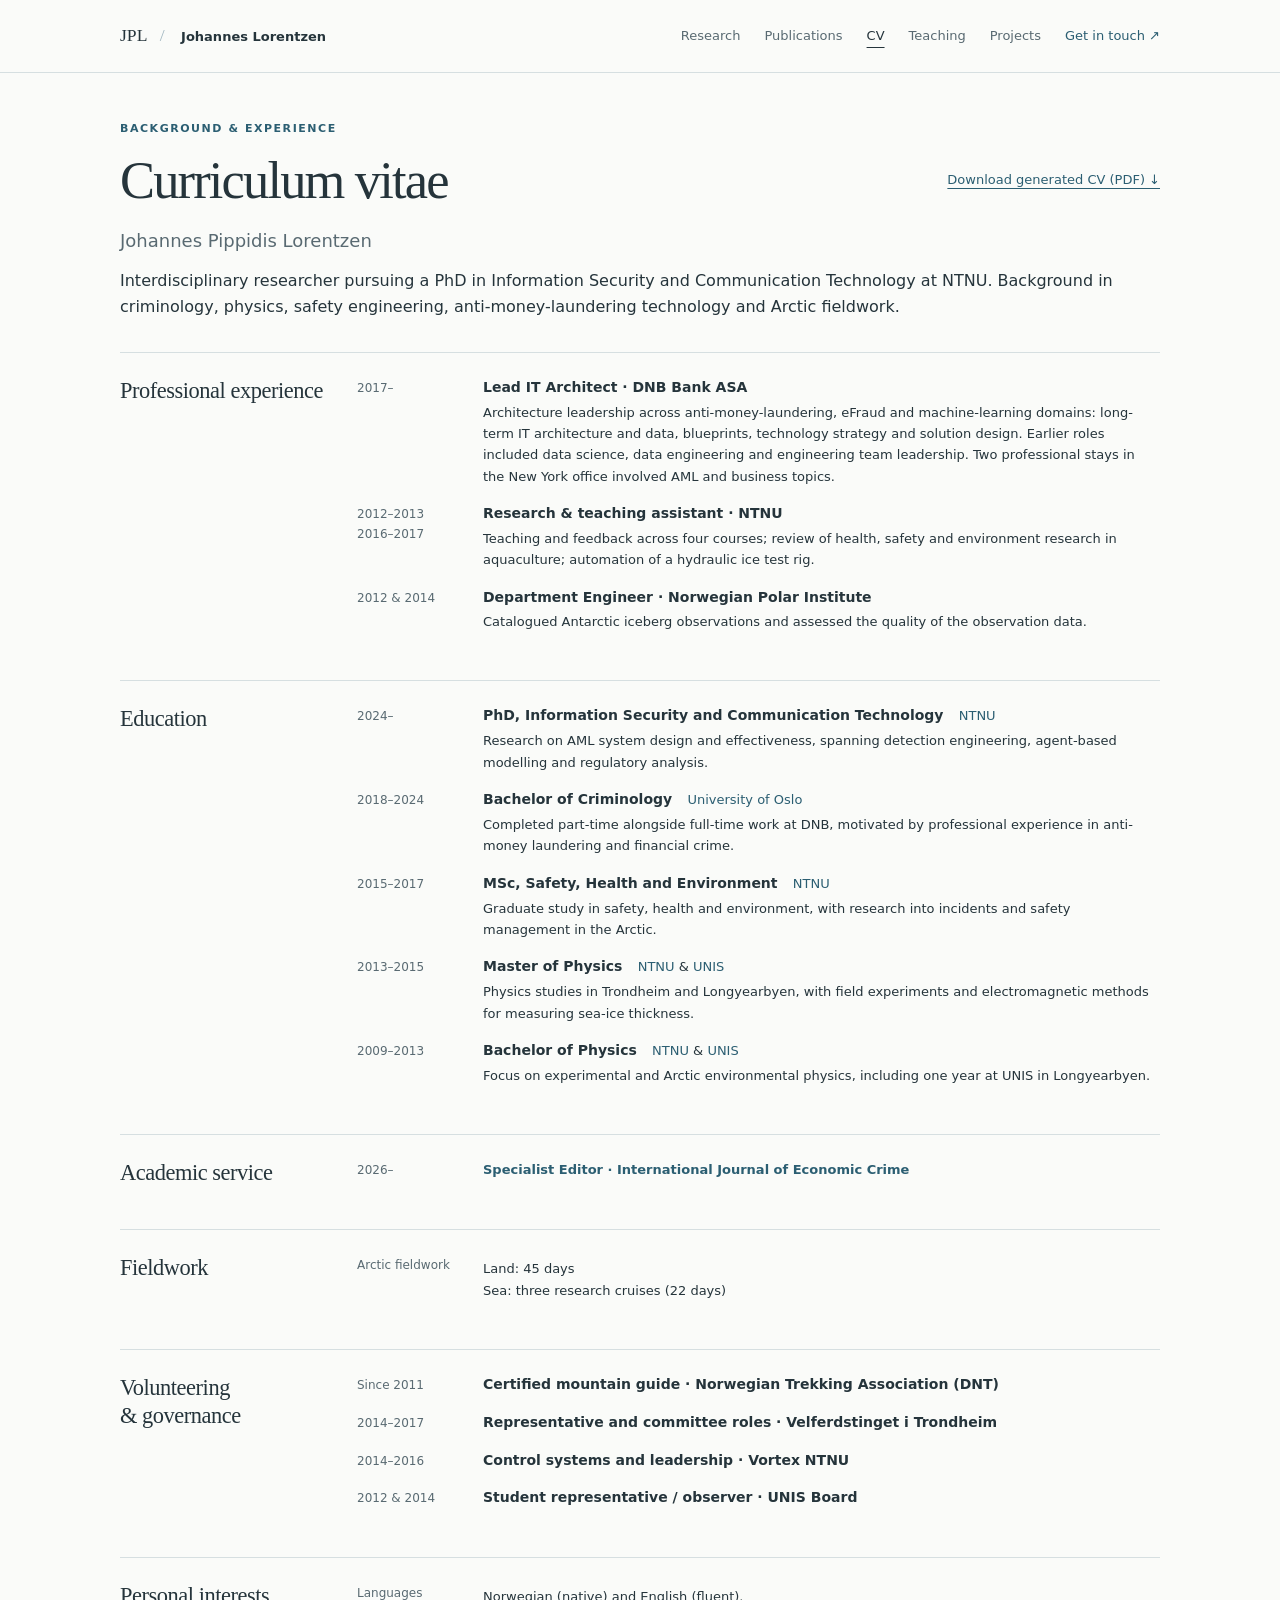
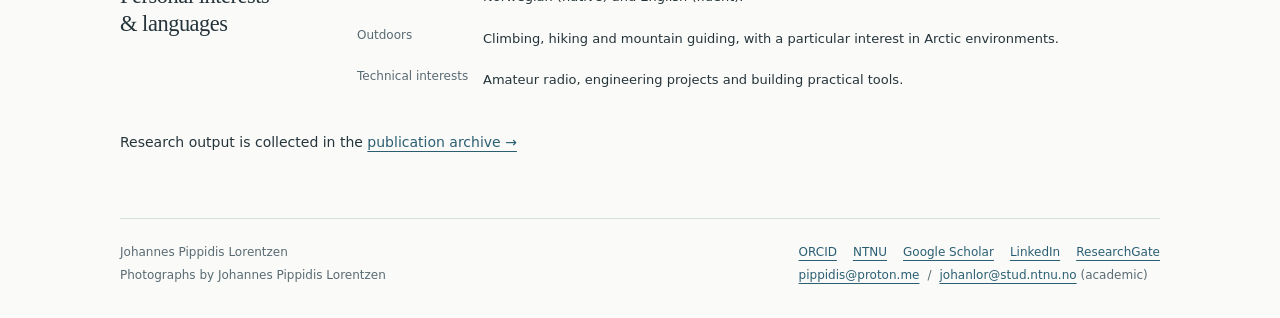
<file: cv/index.html>
<!doctype html>
<html lang="en">
<head>
  <meta charset="utf-8">
  <meta name="viewport" content="width=device-width, initial-scale=1">
  <title>Curriculum vitae · Johannes Pippidis Lorentzen</title>
  <meta name="description" content="Education, professional experience, Arctic fieldwork and academic service.">
  <meta property="og:title" content="Curriculum vitae · Johannes Pippidis Lorentzen">
  <meta property="og:description" content="Education, professional experience, Arctic fieldwork and academic service.">
  <meta property="og:type" content="website">
  <link rel="canonical" href="https://pippidis.no/cv/">
  <meta property="og:url" content="https://pippidis.no/cv/">
  <meta property="og:image" content="https://pippidis.no/assets/images/arctic_tracks.webp">
  <link rel="icon" href="/assets/favicon.svg" type="image/svg+xml">
  <link rel="stylesheet" href="/styles/tokens.css?v=cc4311453d61">
  <link rel="stylesheet" href="/styles/base.css?v=4304fb7f3401">
  <link rel="stylesheet" href="/styles/layout.css?v=7f34964da18c">
  <link rel="stylesheet" href="/styles/publications.css?v=18701dbc079d">
  <link rel="stylesheet" href="/styles/cv.css?v=43b834aff01c">
  <link rel="stylesheet" href="/styles/teaching.css?v=cab1bc563776">
  <link rel="stylesheet" href="/styles/projects.css?v=9959899b8fc1">
  <script src="/scripts/citations.js?v=cc7c147e29cd" defer></script>
  <script src="/scripts/doi.js?v=0c5c280f1b93" defer></script>
  <script src="/scripts/navigation.js?v=f152fe6068b6" defer></script>
</head>
<body>
  <a class="skip-link" href="#main" title="Skip navigation and jump to the main content">Skip to content</a>
<header class="site-header">
  <div class="container header-inner">
    <a class="identity" href="/"  title="Go to Johannes Pippidis Lorentzen’s homepage">
      <span class="monogram" aria-hidden="true">JPL<span> / </span></span><span class="identity-name">Johannes Lorentzen</span><span class="mobile-brand-label visually-hidden">Johannes Lorentzen home</span>
    </a>
    <div class="mobile-header-actions">
      <a href="mailto:pippidis@proton.me" title="Email Johannes Pippidis Lorentzen" aria-label="Email Johannes Pippidis Lorentzen"><svg viewBox="0 0 24 24" width="22" height="22" aria-hidden="true" fill="none" stroke="currentColor" stroke-width="1.5"><rect x="3" y="5" width="18" height="14" rx="2"/><path d="m3 6 9 7 9-7"/></svg></a>
      <button class="nav-toggle" type="button" aria-controls="main-navigation" aria-expanded="false" aria-label="Open navigation" title="Open navigation" hidden><svg viewBox="0 0 24 24" width="24" height="24" aria-hidden="true" fill="none" stroke="currentColor" stroke-width="1.5"><path d="M4 6h16M4 12h16M4 18h16"/></svg></button>
    </div>
    <nav id="main-navigation" aria-label="Main navigation">
      <a href="/research/"  title="View Research">Research</a>
      <a href="/publications/"  title="View Publications">Publications</a>
      <a href="/cv/" aria-current="page" title="View CV">CV</a>
      <a href="/teaching/"  title="View Teaching">Teaching</a>
      <a href="/projects/"  title="View Projects">Projects</a>
      <a class="contact-link" href="mailto:pippidis@proton.me" title="Email Johannes Pippidis Lorentzen at pippidis@proton.me">Get in touch <span aria-hidden="true">↗</span></a>
    </nav>
  </div>
</header>  <main id="main" class="container" tabindex="-1">
<header class="page-heading">
  <p class="eyebrow">Background & experience</p>
  <div class="heading-row">
    <h1>Curriculum vitae</h1>
    <a class="heading-tools" href="/assets/cv/johannes_lorentzen_cv.pdf"
       download="Johannes Pippidis Lorentzen - Curriculum Vitae.pdf" title="Download the generated public CV as a PDF">Download generated CV (PDF) ↓</a>
  </div>
  <p class="lead">Johannes Pippidis Lorentzen</p>
  <p class="page-intro">Interdisciplinary researcher pursuing a PhD in Information Security and Communication Technology at NTNU. Background in criminology, physics, safety engineering, anti-money-laundering technology and Arctic fieldwork.</p>
</header>
<section class="cv-section">
  <h2>Professional experience</h2>
  <dl class="cv-chronology">
    <div class="cv-entry">
      <dt>
        <span class="cv-period"><span aria-hidden="true">2017–</span><span class="visually-hidden">2017 to present</span></span>
      </dt>
      <dd>
          <h3>Lead IT Architect · DNB Bank ASA</h3>
<p>Architecture leadership across anti-money-laundering, eFraud and machine-learning domains: long-term IT architecture and data, blueprints, technology strategy and solution design. Earlier roles included data science, data engineering and engineering team leadership. Two professional stays in the New York office involved AML and business topics.</p>      </dd>
    </div>
    <div class="cv-entry">
      <dt>
        <span class="cv-period">2012–2013</span>
        <span class="cv-period">2016–2017</span>
      </dt>
      <dd>
          <h3>Research &amp; teaching assistant · NTNU</h3>
<p>Teaching and feedback across four courses; review of health, safety and environment research in aquaculture; automation of a hydraulic ice test rig.</p>      </dd>
    </div>
    <div class="cv-entry">
      <dt>
        <span class="cv-period">2012 &amp; 2014</span>
      </dt>
      <dd>
          <h3>Department Engineer · Norwegian Polar Institute</h3>
<p>Catalogued Antarctic iceberg observations and assessed the quality of the observation data.</p>      </dd>
    </div>
  </dl>
</section>
<section class="cv-section">
  <h2>Education</h2>
  <dl class="cv-chronology">
    <div class="cv-entry">
      <dt>
        <span class="cv-period"><span aria-hidden="true">2024–</span><span class="visually-hidden">2024 to present</span></span>
      </dt>
      <dd>
          <h3>PhD, Information Security and Communication Technology <span class="education-institutions">
            <a href="https://www.ntnu.edu/" title="Visit Norwegian University of Science and Technology">NTNU</a>
          </span></h3>
<p>Research on AML system design and effectiveness, spanning detection engineering, agent-based modelling and regulatory analysis.</p>      </dd>
    </div>
    <div class="cv-entry">
      <dt>
        <span class="cv-period">2018–2024</span>
      </dt>
      <dd>
          <h3>Bachelor of Criminology <span class="education-institutions">
            <a href="https://www.uio.no/english/" title="Visit University of Oslo">University of Oslo</a>
          </span></h3>
<p>Completed part-time alongside full-time work at DNB, motivated by professional experience in anti-money laundering and financial crime.</p>      </dd>
    </div>
    <div class="cv-entry">
      <dt>
        <span class="cv-period">2015–2017</span>
      </dt>
      <dd>
          <h3>MSc, Safety, Health and Environment <span class="education-institutions">
            <a href="https://www.ntnu.edu/" title="Visit Norwegian University of Science and Technology">NTNU</a>
          </span></h3>
<p>Graduate study in safety, health and environment, with research into incidents and safety management in the Arctic.</p>      </dd>
    </div>
    <div class="cv-entry">
      <dt>
        <span class="cv-period">2013–2015</span>
      </dt>
      <dd>
          <h3>Master of Physics <span class="education-institutions">
            <a href="https://www.ntnu.edu/" title="Visit Norwegian University of Science and Technology">NTNU</a>
<span aria-hidden="true"> &amp; </span>            <a href="https://www.unis.no/" title="Visit The University Centre in Svalbard">UNIS</a>
          </span></h3>
<p>Physics studies in Trondheim and Longyearbyen, with field experiments and electromagnetic methods for measuring sea-ice thickness.</p>      </dd>
    </div>
    <div class="cv-entry">
      <dt>
        <span class="cv-period">2009–2013</span>
      </dt>
      <dd>
          <h3>Bachelor of Physics <span class="education-institutions">
            <a href="https://www.ntnu.edu/" title="Visit Norwegian University of Science and Technology">NTNU</a>
<span aria-hidden="true"> &amp; </span>            <a href="https://www.unis.no/" title="Visit The University Centre in Svalbard">UNIS</a>
          </span></h3>
<p>Focus on experimental and Arctic environmental physics, including one year at UNIS in Longyearbyen.</p>      </dd>
    </div>
  </dl>
</section>
<section class="cv-section">
  <h2>Academic service</h2>
  <dl class="cv-chronology">
    <div class="cv-entry">
      <dt>
        <span class="cv-period"><span aria-hidden="true">2026–</span><span class="visually-hidden">2026 to present</span></span>
      </dt>
      <dd>
          <h3><a href="https://www.elgaronline.com/view/journals/ijec/ijec-overview.xml?tab_body=editorial-info-copy1" title="View International Journal of Economic Crime">Specialist Editor · International Journal of Economic Crime</a></h3>
      </dd>
    </div>
  </dl>
</section>
<section class="cv-section">
  <h2>Fieldwork</h2>
  <dl class="cv-chronology">
    <div class="cv-entry">
      <dt>
        <span class="cv-period">Arctic fieldwork</span>
      </dt>
      <dd>
<p>Land: 45 days
Sea: three research cruises (22 days)
</p>      </dd>
    </div>
  </dl>
</section>
<section class="cv-section">
  <h2>Volunteering &amp; governance</h2>
  <dl class="cv-chronology">
    <div class="cv-entry">
      <dt>
        <span class="cv-period">Since 2011</span>
      </dt>
      <dd>
          <h3>Certified mountain guide · Norwegian Trekking Association (DNT)</h3>
      </dd>
    </div>
    <div class="cv-entry">
      <dt>
        <span class="cv-period">2014–2017</span>
      </dt>
      <dd>
          <h3>Representative and committee roles · Velferdstinget i Trondheim</h3>
      </dd>
    </div>
    <div class="cv-entry">
      <dt>
        <span class="cv-period">2014–2016</span>
      </dt>
      <dd>
          <h3>Control systems and leadership · Vortex NTNU</h3>
      </dd>
    </div>
    <div class="cv-entry">
      <dt>
        <span class="cv-period">2012 &amp; 2014</span>
      </dt>
      <dd>
          <h3>Student representative / observer · UNIS Board</h3>
      </dd>
    </div>
  </dl>
</section>
<section class="cv-section">
  <h2>Personal interests &amp; languages</h2>
  <dl class="cv-chronology">
    <div class="cv-entry">
      <dt>
        <span class="cv-period">Languages</span>
      </dt>
      <dd>
<p>Norwegian (native) and English (fluent).</p>      </dd>
    </div>
    <div class="cv-entry">
      <dt>
        <span class="cv-period">Outdoors</span>
      </dt>
      <dd>
<p>Climbing, hiking and mountain guiding, with a particular interest in Arctic environments.</p>      </dd>
    </div>
    <div class="cv-entry">
      <dt>
        <span class="cv-period">Technical interests</span>
      </dt>
      <dd>
<p>Amateur radio, engineering projects and building practical tools.</p>      </dd>
    </div>
  </dl>
</section>
<p class="cv-publications-link">Research output is collected in the <a href="/publications/" title="Browse all publications and theses">publication archive →</a></p>
  </main>
  <footer class="site-footer container">
    <div>Johannes Pippidis Lorentzen<span class="footer-note">Photographs by Johannes Pippidis Lorentzen</span></div>
    <div class="footer-details">
      <div class="footer-links" aria-label="Profiles">
      <a href="https://orcid.org/0009-0007-2627-1369" rel="me" title="View ORCID profile: 0009-0007-2627-1369">ORCID</a>
      <a href="https://www.ntnu.no/ansatte/johanlor" rel="me" title="View Johannes Pippidis Lorentzen on NTNU">NTNU</a>
      <a href="https://scholar.google.com/citations?user=bBKnwbgAAAAJ" rel="me" title="View Johannes Pippidis Lorentzen on Google Scholar">Google Scholar</a>
      <a href="https://no.linkedin.com/in/pippidis" rel="me" title="View Johannes Pippidis Lorentzen on LinkedIn">LinkedIn</a>
      <a href="https://www.researchgate.net/profile/Johannes-Lorentzen-2" rel="me" title="View Johannes Pippidis Lorentzen on ResearchGate">ResearchGate</a>
      </div>
      <div id="contact" class="footer-contact">
        <a href="mailto:pippidis@proton.me">pippidis@proton.me</a>
        <span aria-hidden="true">/</span>
        <span><a href="mailto:johanlor@stud.ntnu.no">johanlor@stud.ntnu.no</a> (academic)</span>
      </div>
    </div>
  </footer>
</body>
</html>
</file>
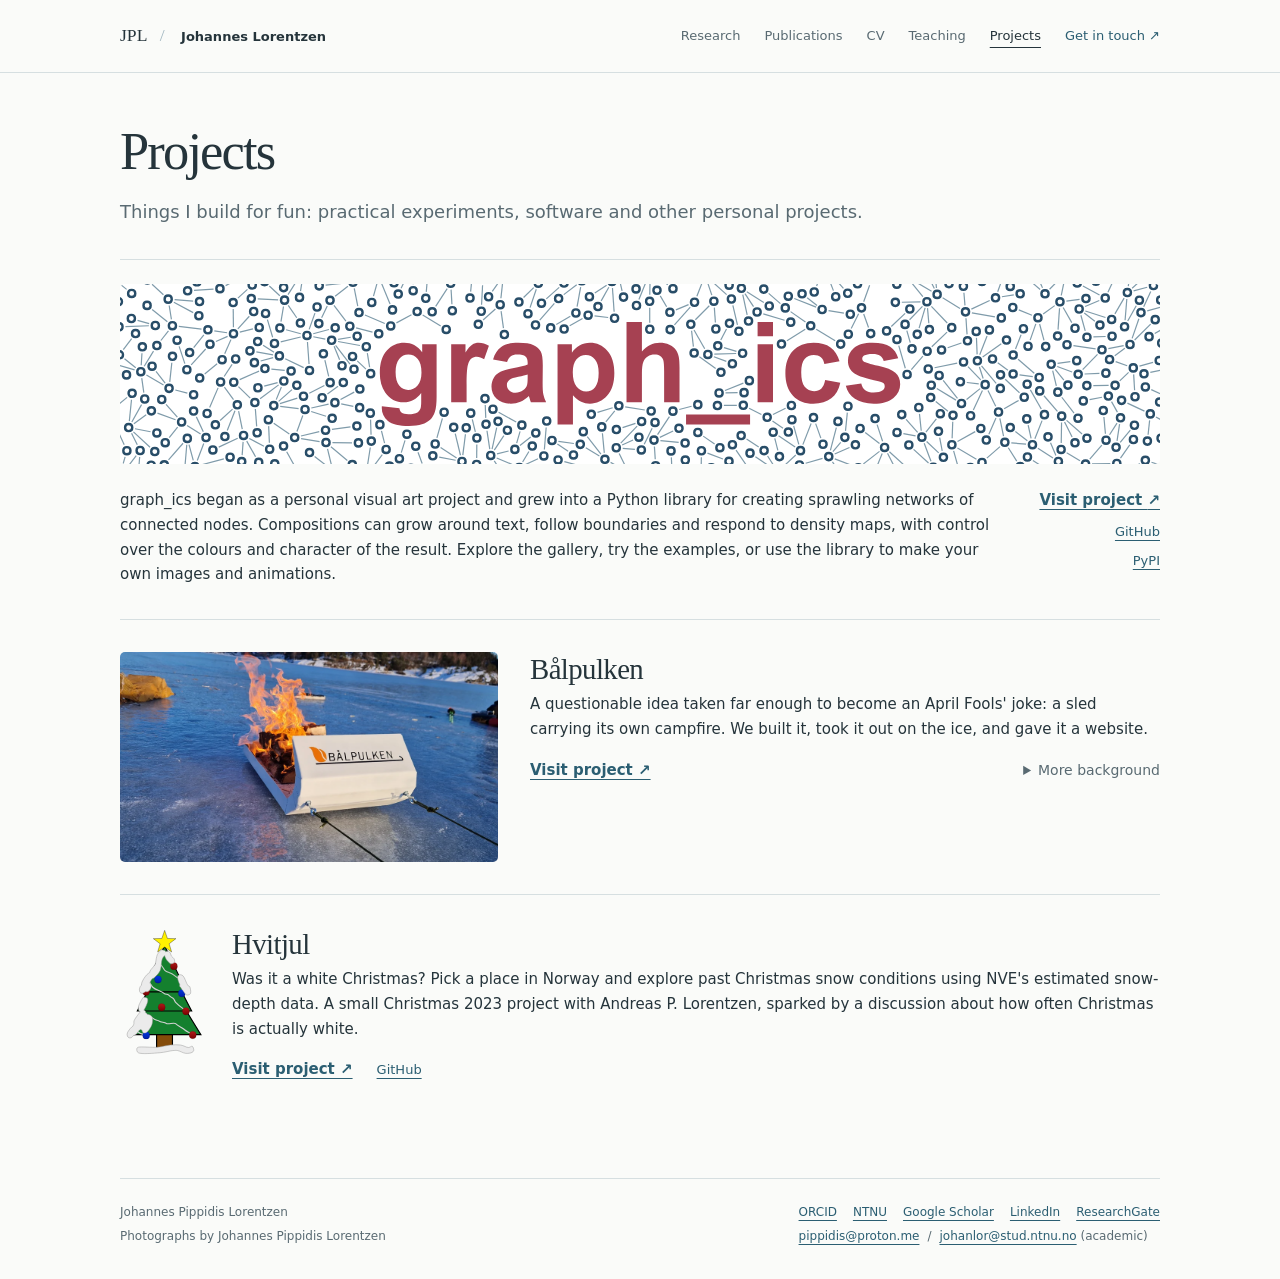
<file: projects/index.html>
<!doctype html>
<html lang="en">
<head>
  <meta charset="utf-8">
  <meta name="viewport" content="width=device-width, initial-scale=1">
  <title>Projects · Johannes Pippidis Lorentzen</title>
  <meta name="description" content="Personal projects, experiments and things made for the enjoyment of building.">
  <meta property="og:title" content="Projects · Johannes Pippidis Lorentzen">
  <meta property="og:description" content="Personal projects, experiments and things made for the enjoyment of building.">
  <meta property="og:type" content="website">
  <link rel="canonical" href="https://pippidis.no/projects/">
  <meta property="og:url" content="https://pippidis.no/projects/">
  <meta property="og:image" content="https://pippidis.no/assets/images/arctic_tracks.webp">
  <link rel="icon" href="/assets/favicon.svg" type="image/svg+xml">
  <link rel="stylesheet" href="/styles/tokens.css?v=cc4311453d61">
  <link rel="stylesheet" href="/styles/base.css?v=4304fb7f3401">
  <link rel="stylesheet" href="/styles/layout.css?v=7f34964da18c">
  <link rel="stylesheet" href="/styles/publications.css?v=18701dbc079d">
  <link rel="stylesheet" href="/styles/cv.css?v=43b834aff01c">
  <link rel="stylesheet" href="/styles/teaching.css?v=cab1bc563776">
  <link rel="stylesheet" href="/styles/projects.css?v=9959899b8fc1">
  <script src="/scripts/citations.js?v=cc7c147e29cd" defer></script>
  <script src="/scripts/doi.js?v=0c5c280f1b93" defer></script>
  <script src="/scripts/navigation.js?v=f152fe6068b6" defer></script>
</head>
<body>
  <a class="skip-link" href="#main" title="Skip navigation and jump to the main content">Skip to content</a>
<header class="site-header">
  <div class="container header-inner">
    <a class="identity" href="/"  title="Go to Johannes Pippidis Lorentzen’s homepage">
      <span class="monogram" aria-hidden="true">JPL<span> / </span></span><span class="identity-name">Johannes Lorentzen</span><span class="mobile-brand-label visually-hidden">Johannes Lorentzen home</span>
    </a>
    <div class="mobile-header-actions">
      <a href="mailto:pippidis@proton.me" title="Email Johannes Pippidis Lorentzen" aria-label="Email Johannes Pippidis Lorentzen"><svg viewBox="0 0 24 24" width="22" height="22" aria-hidden="true" fill="none" stroke="currentColor" stroke-width="1.5"><rect x="3" y="5" width="18" height="14" rx="2"/><path d="m3 6 9 7 9-7"/></svg></a>
      <button class="nav-toggle" type="button" aria-controls="main-navigation" aria-expanded="false" aria-label="Open navigation" title="Open navigation" hidden><svg viewBox="0 0 24 24" width="24" height="24" aria-hidden="true" fill="none" stroke="currentColor" stroke-width="1.5"><path d="M4 6h16M4 12h16M4 18h16"/></svg></button>
    </div>
    <nav id="main-navigation" aria-label="Main navigation">
      <a href="/research/"  title="View Research">Research</a>
      <a href="/publications/"  title="View Publications">Publications</a>
      <a href="/cv/"  title="View CV">CV</a>
      <a href="/teaching/"  title="View Teaching">Teaching</a>
      <a href="/projects/" aria-current="page" title="View Projects">Projects</a>
      <a class="contact-link" href="mailto:pippidis@proton.me" title="Email Johannes Pippidis Lorentzen at pippidis@proton.me">Get in touch <span aria-hidden="true">↗</span></a>
    </nav>
  </div>
</header>  <main id="main" class="container" tabindex="-1">
<header class="page-heading">
  <h1>Projects</h1>
  <p class="lead">Things I build for fun: practical experiments, software and other personal projects.</p>
</header>
<section class="personal-projects" aria-label="Personal projects">
  <article class="project project--banner" aria-labelledby="project-1">
    <div class="project-image project-image--responsive">
<a href="https://graph-ics.pippidis.no/" title="Visit graph_ics">      <picture>
<source media="(min-width: 1100px)" srcset="/assets/projects/graph-ics-wide-banner.svg">      <img src="/assets/projects/graph-ics-banner.svg" alt="graph_ics lettering surrounded by a sprawling network of connected nodes." loading="lazy">
      </picture>
</a>    </div>
    <div class="project-content">
    <h2 id="project-1" class="visually-hidden">graph_ics</h2>
    <p>graph_ics began as a personal visual art project and grew into a Python library for creating sprawling networks of connected nodes. Compositions can grow around text, follow boundaries and respond to density maps, with control over the colours and character of the result. Explore the gallery, try the examples, or use the library to make your own images and animations.</p>
    <div class="project-links">
<a class="project-primary" href="https://graph-ics.pippidis.no/" title="Visit graph_ics" aria-label="Visit graph_ics">Visit project <span aria-hidden="true">&nearr;</span></a><a href="https://github.com/pippidis/graph_ics" title="graph_ics: GitHub">GitHub</a><a href="https://pypi.org/project/graph-graphics/" title="graph_ics: PyPI">PyPI</a>    </div>
    </div>
  </article>
  <article class="project project--left project--crop-desktop" aria-labelledby="project-2">
    <div class="project-image">
<a href="https://baalpulken.pippidis.no/" title="Visit Bålpulken">      <picture>
      <img src="/assets/projects/baalpulken.webp" alt="A white Bålpulken sled carrying a burning wood fire on the ice." loading="lazy">
      </picture>
</a>    </div>
    <div class="project-content">
    <h2 id="project-2">Bålpulken</h2>
    <p>A questionable idea taken far enough to become an April Fools&#39; joke: a sled carrying its own campfire. We built it, took it out on the ice, and gave it a website.</p>
    <div class="project-links">
<a class="project-primary" href="https://baalpulken.pippidis.no/" title="Visit Bålpulken" aria-label="Visit Bålpulken">Visit project <span aria-hidden="true">&nearr;</span></a>    </div>
    <details class="project-details">
      <summary title="Read more about Bålpulken">More background</summary>
      <p>It started as a bad idea and became our April Fools&#39; joke. One evening, I bent and welded the sled together on my terrace, painted it, and mounted the hardware. Then we took it out, used it, and photographed it before making the website. The sled and the outing were real; the product launch was the joke. And yes, some people fell for it.</p>
    </details>
    </div>
  </article>
  <article class="project project--left project--icon" aria-labelledby="project-3">
    <div class="project-image">
<a href="https://hvitjul.pippidis.no/" title="Visit Hvitjul">      <picture>
      <img src="/assets/projects/hvitjul-tree.svg" alt="A decorated Christmas tree with snow on its branches." loading="lazy">
      </picture>
</a>    </div>
    <div class="project-content">
    <h2 id="project-3">Hvitjul</h2>
    <p>Was it a white Christmas? Pick a place in Norway and explore past Christmas snow conditions using NVE&#39;s estimated snow-depth data. A small Christmas 2023 project with Andreas P. Lorentzen, sparked by a discussion about how often Christmas is actually white.</p>
    <div class="project-links">
<a class="project-primary" href="https://hvitjul.pippidis.no/" title="Visit Hvitjul" aria-label="Visit Hvitjul">Visit project <span aria-hidden="true">&nearr;</span></a><a href="https://github.com/andreasPLorentzen/HvitJul" title="Hvitjul: GitHub">GitHub</a>    </div>
    </div>
  </article>
</section>
  </main>
  <footer class="site-footer container">
    <div>Johannes Pippidis Lorentzen<span class="footer-note">Photographs by Johannes Pippidis Lorentzen</span></div>
    <div class="footer-details">
      <div class="footer-links" aria-label="Profiles">
      <a href="https://orcid.org/0009-0007-2627-1369" rel="me" title="View ORCID profile: 0009-0007-2627-1369">ORCID</a>
      <a href="https://www.ntnu.no/ansatte/johanlor" rel="me" title="View Johannes Pippidis Lorentzen on NTNU">NTNU</a>
      <a href="https://scholar.google.com/citations?user=bBKnwbgAAAAJ" rel="me" title="View Johannes Pippidis Lorentzen on Google Scholar">Google Scholar</a>
      <a href="https://no.linkedin.com/in/pippidis" rel="me" title="View Johannes Pippidis Lorentzen on LinkedIn">LinkedIn</a>
      <a href="https://www.researchgate.net/profile/Johannes-Lorentzen-2" rel="me" title="View Johannes Pippidis Lorentzen on ResearchGate">ResearchGate</a>
      </div>
      <div id="contact" class="footer-contact">
        <a href="mailto:pippidis@proton.me">pippidis@proton.me</a>
        <span aria-hidden="true">/</span>
        <span><a href="mailto:johanlor@stud.ntnu.no">johanlor@stud.ntnu.no</a> (academic)</span>
      </div>
    </div>
  </footer>
</body>
</html>
</file>
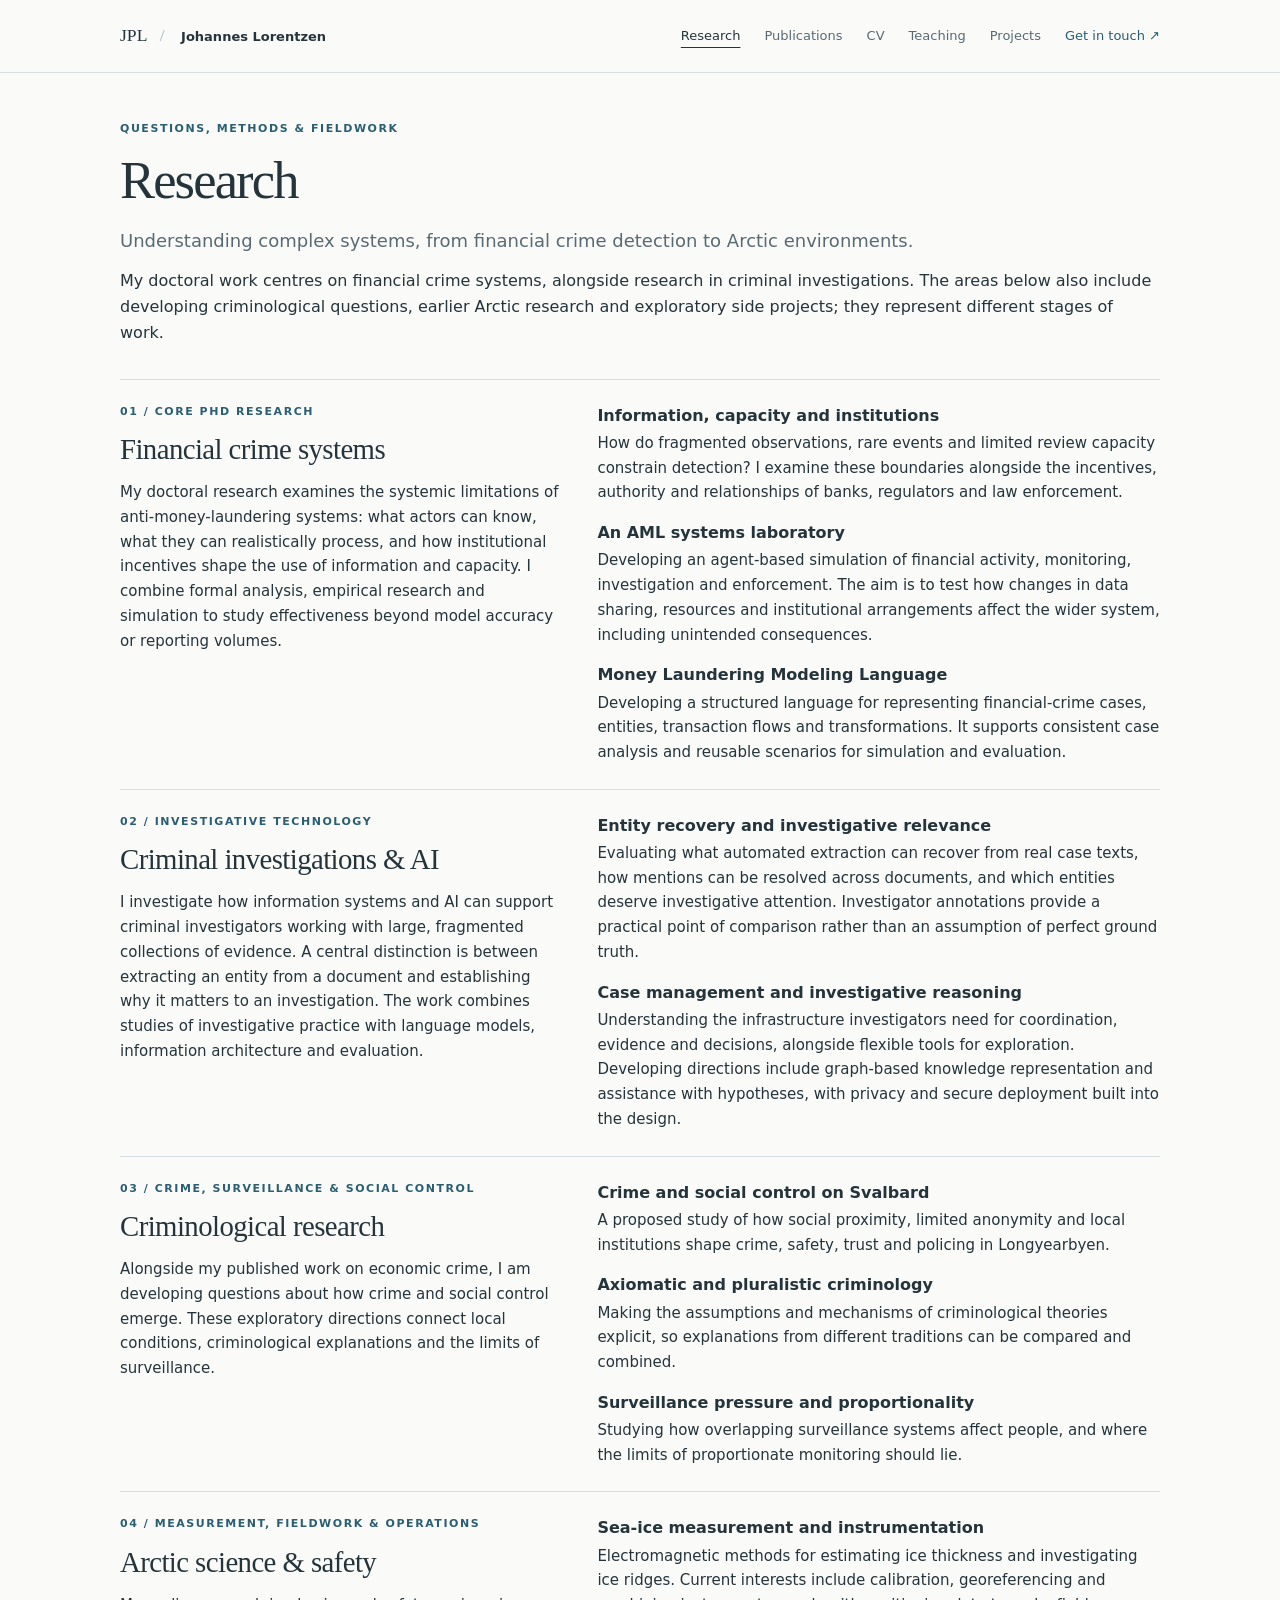
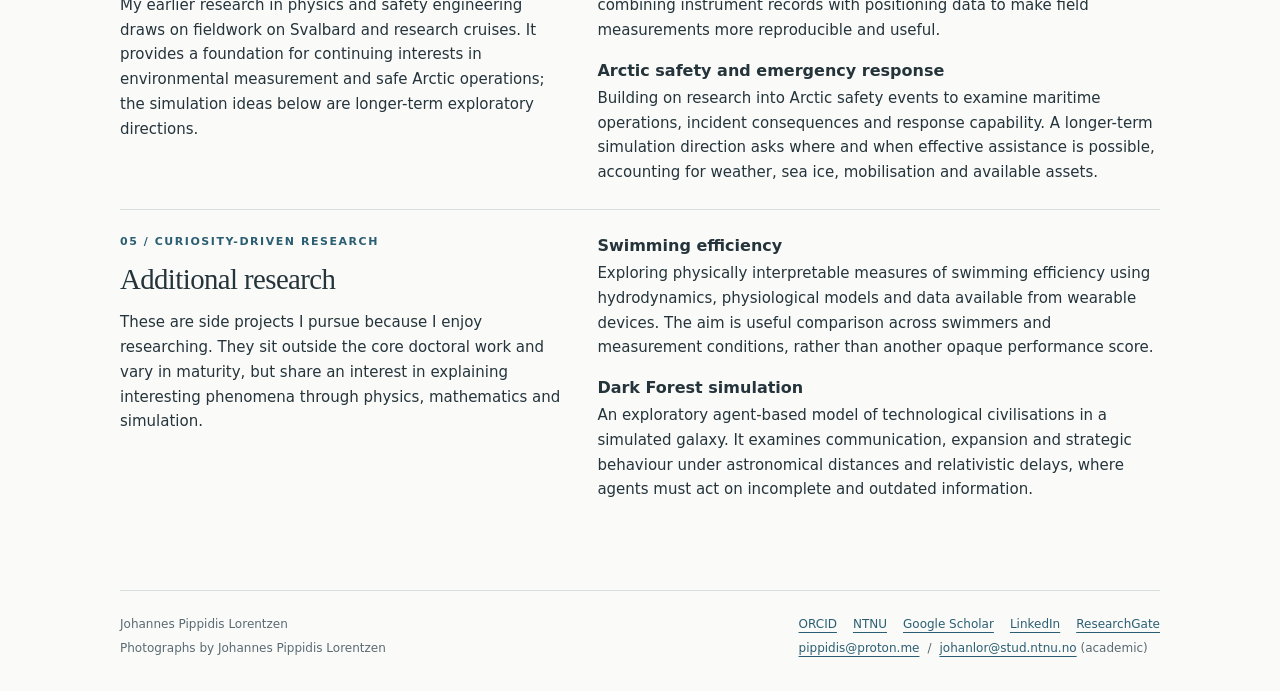
<file: research/index.html>
<!doctype html>
<html lang="en">
<head>
  <meta charset="utf-8">
  <meta name="viewport" content="width=device-width, initial-scale=1">
  <title>Research · Johannes Pippidis Lorentzen</title>
  <meta name="description" content="Five research areas: financial crime systems, criminal investigations, criminology, Arctic science and additional research.">
  <meta property="og:title" content="Research · Johannes Pippidis Lorentzen">
  <meta property="og:description" content="Five research areas: financial crime systems, criminal investigations, criminology, Arctic science and additional research.">
  <meta property="og:type" content="website">
  <link rel="canonical" href="https://pippidis.no/research/">
  <meta property="og:url" content="https://pippidis.no/research/">
  <meta property="og:image" content="https://pippidis.no/assets/images/arctic_tracks.webp">
  <link rel="icon" href="/assets/favicon.svg" type="image/svg+xml">
  <link rel="stylesheet" href="/styles/tokens.css?v=cc4311453d61">
  <link rel="stylesheet" href="/styles/base.css?v=4304fb7f3401">
  <link rel="stylesheet" href="/styles/layout.css?v=7f34964da18c">
  <link rel="stylesheet" href="/styles/publications.css?v=18701dbc079d">
  <link rel="stylesheet" href="/styles/cv.css?v=43b834aff01c">
  <link rel="stylesheet" href="/styles/teaching.css?v=cab1bc563776">
  <link rel="stylesheet" href="/styles/projects.css?v=9959899b8fc1">
  <script src="/scripts/citations.js?v=cc7c147e29cd" defer></script>
  <script src="/scripts/doi.js?v=0c5c280f1b93" defer></script>
  <script src="/scripts/navigation.js?v=f152fe6068b6" defer></script>
</head>
<body>
  <a class="skip-link" href="#main" title="Skip navigation and jump to the main content">Skip to content</a>
<header class="site-header">
  <div class="container header-inner">
    <a class="identity" href="/"  title="Go to Johannes Pippidis Lorentzen’s homepage">
      <span class="monogram" aria-hidden="true">JPL<span> / </span></span><span class="identity-name">Johannes Lorentzen</span><span class="mobile-brand-label visually-hidden">Johannes Lorentzen home</span>
    </a>
    <div class="mobile-header-actions">
      <a href="mailto:pippidis@proton.me" title="Email Johannes Pippidis Lorentzen" aria-label="Email Johannes Pippidis Lorentzen"><svg viewBox="0 0 24 24" width="22" height="22" aria-hidden="true" fill="none" stroke="currentColor" stroke-width="1.5"><rect x="3" y="5" width="18" height="14" rx="2"/><path d="m3 6 9 7 9-7"/></svg></a>
      <button class="nav-toggle" type="button" aria-controls="main-navigation" aria-expanded="false" aria-label="Open navigation" title="Open navigation" hidden><svg viewBox="0 0 24 24" width="24" height="24" aria-hidden="true" fill="none" stroke="currentColor" stroke-width="1.5"><path d="M4 6h16M4 12h16M4 18h16"/></svg></button>
    </div>
    <nav id="main-navigation" aria-label="Main navigation">
      <a href="/research/" aria-current="page" title="View Research">Research</a>
      <a href="/publications/"  title="View Publications">Publications</a>
      <a href="/cv/"  title="View CV">CV</a>
      <a href="/teaching/"  title="View Teaching">Teaching</a>
      <a href="/projects/"  title="View Projects">Projects</a>
      <a class="contact-link" href="mailto:pippidis@proton.me" title="Email Johannes Pippidis Lorentzen at pippidis@proton.me">Get in touch <span aria-hidden="true">↗</span></a>
    </nav>
  </div>
</header>  <main id="main" class="container" tabindex="-1">
<header class="page-heading">
  <p class="eyebrow">Questions, methods & fieldwork</p>
  <h1>Research</h1>
  <p class="lead">Understanding complex systems, from financial crime detection to Arctic environments.</p>
  <p class="research-intro">My doctoral work centres on financial crime systems, alongside research in criminal investigations. The areas below also include developing criminological questions, earlier Arctic research and exploratory side projects; they represent different stages of work.</p>
</header>
<section class="research-programme" id="financial_crime" aria-labelledby="heading-financial_crime">
  <div class="programme-description">
    <p class="eyebrow">01 / Core PhD research</p>
    <h2 id="heading-financial_crime">Financial crime systems</h2>
    <p>My doctoral research examines the systemic limitations of anti-money-laundering systems: what actors can know, what they can realistically process, and how institutional incentives shape the use of information and capacity. I combine formal analysis, empirical research and simulation to study effectiveness beyond model accuracy or reporting volumes.</p>
  </div>
  <div class="project-list">
    <article class="project" id="financial_crime_1">
      <h3>Information, capacity and institutions</h3>
      <p>How do fragmented observations, rare events and limited review capacity constrain detection? I examine these boundaries alongside the incentives, authority and relationships of banks, regulators and law enforcement.</p>
    </article>
    <article class="project" id="financial_crime_2">
      <h3>An AML systems laboratory</h3>
      <p>Developing an agent-based simulation of financial activity, monitoring, investigation and enforcement. The aim is to test how changes in data sharing, resources and institutional arrangements affect the wider system, including unintended consequences.</p>
    </article>
    <article class="project" id="financial_crime_3">
      <h3>Money Laundering Modeling Language</h3>
      <p>Developing a structured language for representing financial-crime cases, entities, transaction flows and transformations. It supports consistent case analysis and reusable scenarios for simulation and evaluation.</p>
    </article>
  </div>
</section>
<section class="research-programme" id="investigations" aria-labelledby="heading-investigations">
  <div class="programme-description">
    <p class="eyebrow">02 / Investigative technology</p>
    <h2 id="heading-investigations">Criminal investigations &amp; AI</h2>
    <p>I investigate how information systems and AI can support criminal investigators working with large, fragmented collections of evidence. A central distinction is between extracting an entity from a document and establishing why it matters to an investigation. The work combines studies of investigative practice with language models, information architecture and evaluation.</p>
  </div>
  <div class="project-list">
    <article class="project" id="investigations_1">
      <h3>Entity recovery and investigative relevance</h3>
      <p>Evaluating what automated extraction can recover from real case texts, how mentions can be resolved across documents, and which entities deserve investigative attention. Investigator annotations provide a practical point of comparison rather than an assumption of perfect ground truth.</p>
    </article>
    <article class="project" id="investigations_2">
      <h3>Case management and investigative reasoning</h3>
      <p>Understanding the infrastructure investigators need for coordination, evidence and decisions, alongside flexible tools for exploration. Developing directions include graph-based knowledge representation and assistance with hypotheses, with privacy and secure deployment built into the design.</p>
    </article>
  </div>
</section>
<section class="research-programme" id="criminology" aria-labelledby="heading-criminology">
  <div class="programme-description">
    <p class="eyebrow">03 / Crime, surveillance &amp; social control</p>
    <h2 id="heading-criminology">Criminological research</h2>
    <p>Alongside my published work on economic crime, I am developing questions about how crime and social control emerge. These exploratory directions connect local conditions, criminological explanations and the limits of surveillance.</p>
  </div>
  <div class="project-list">
    <article class="project" id="criminology_1">
      <h3>Crime and social control on Svalbard</h3>
      <p>A proposed study of how social proximity, limited anonymity and local institutions shape crime, safety, trust and policing in Longyearbyen.</p>
    </article>
    <article class="project" id="criminology_2">
      <h3>Axiomatic and pluralistic criminology</h3>
      <p>Making the assumptions and mechanisms of criminological theories explicit, so explanations from different traditions can be compared and combined.</p>
    </article>
    <article class="project" id="criminology_3">
      <h3>Surveillance pressure and proportionality</h3>
      <p>Studying how overlapping surveillance systems affect people, and where the limits of proportionate monitoring should lie.</p>
    </article>
  </div>
</section>
<section class="research-programme" id="arctic" aria-labelledby="heading-arctic">
  <div class="programme-description">
    <p class="eyebrow">04 / Measurement, fieldwork &amp; operations</p>
    <h2 id="heading-arctic">Arctic science &amp; safety</h2>
    <p>My earlier research in physics and safety engineering draws on fieldwork on Svalbard and research cruises. It provides a foundation for continuing interests in environmental measurement and safe Arctic operations; the simulation ideas below are longer-term exploratory directions.</p>
  </div>
  <div class="project-list">
    <article class="project" id="arctic_1">
      <h3>Sea-ice measurement and instrumentation</h3>
      <p>Electromagnetic methods for estimating ice thickness and investigating ice ridges. Current interests include calibration, georeferencing and combining instrument records with positioning data to make field measurements more reproducible and useful.</p>
    </article>
    <article class="project" id="arctic_3">
      <h3>Arctic safety and emergency response</h3>
      <p>Building on research into Arctic safety events to examine maritime operations, incident consequences and response capability. A longer-term simulation direction asks where and when effective assistance is possible, accounting for weather, sea ice, mobilisation and available assets.</p>
    </article>
  </div>
</section>
<section class="research-programme" id="quantitative" aria-labelledby="heading-quantitative">
  <div class="programme-description">
    <p class="eyebrow">05 / Curiosity-driven research</p>
    <h2 id="heading-quantitative">Additional research</h2>
    <p>These are side projects I pursue because I enjoy researching. They sit outside the core doctoral work and vary in maturity, but share an interest in explaining interesting phenomena through physics, mathematics and simulation.</p>
  </div>
  <div class="project-list">
    <article class="project" id="quantitative_1">
      <h3>Swimming efficiency</h3>
      <p>Exploring physically interpretable measures of swimming efficiency using hydrodynamics, physiological models and data available from wearable devices. The aim is useful comparison across swimmers and measurement conditions, rather than another opaque performance score.</p>
    </article>
    <article class="project" id="quantitative_2">
      <h3>Dark Forest simulation</h3>
      <p>An exploratory agent-based model of technological civilisations in a simulated galaxy. It examines communication, expansion and strategic behaviour under astronomical distances and relativistic delays, where agents must act on incomplete and outdated information.</p>
    </article>
  </div>
</section>
  </main>
  <footer class="site-footer container">
    <div>Johannes Pippidis Lorentzen<span class="footer-note">Photographs by Johannes Pippidis Lorentzen</span></div>
    <div class="footer-details">
      <div class="footer-links" aria-label="Profiles">
      <a href="https://orcid.org/0009-0007-2627-1369" rel="me" title="View ORCID profile: 0009-0007-2627-1369">ORCID</a>
      <a href="https://www.ntnu.no/ansatte/johanlor" rel="me" title="View Johannes Pippidis Lorentzen on NTNU">NTNU</a>
      <a href="https://scholar.google.com/citations?user=bBKnwbgAAAAJ" rel="me" title="View Johannes Pippidis Lorentzen on Google Scholar">Google Scholar</a>
      <a href="https://no.linkedin.com/in/pippidis" rel="me" title="View Johannes Pippidis Lorentzen on LinkedIn">LinkedIn</a>
      <a href="https://www.researchgate.net/profile/Johannes-Lorentzen-2" rel="me" title="View Johannes Pippidis Lorentzen on ResearchGate">ResearchGate</a>
      </div>
      <div id="contact" class="footer-contact">
        <a href="mailto:pippidis@proton.me">pippidis@proton.me</a>
        <span aria-hidden="true">/</span>
        <span><a href="mailto:johanlor@stud.ntnu.no">johanlor@stud.ntnu.no</a> (academic)</span>
      </div>
    </div>
  </footer>
</body>
</html>
</file>
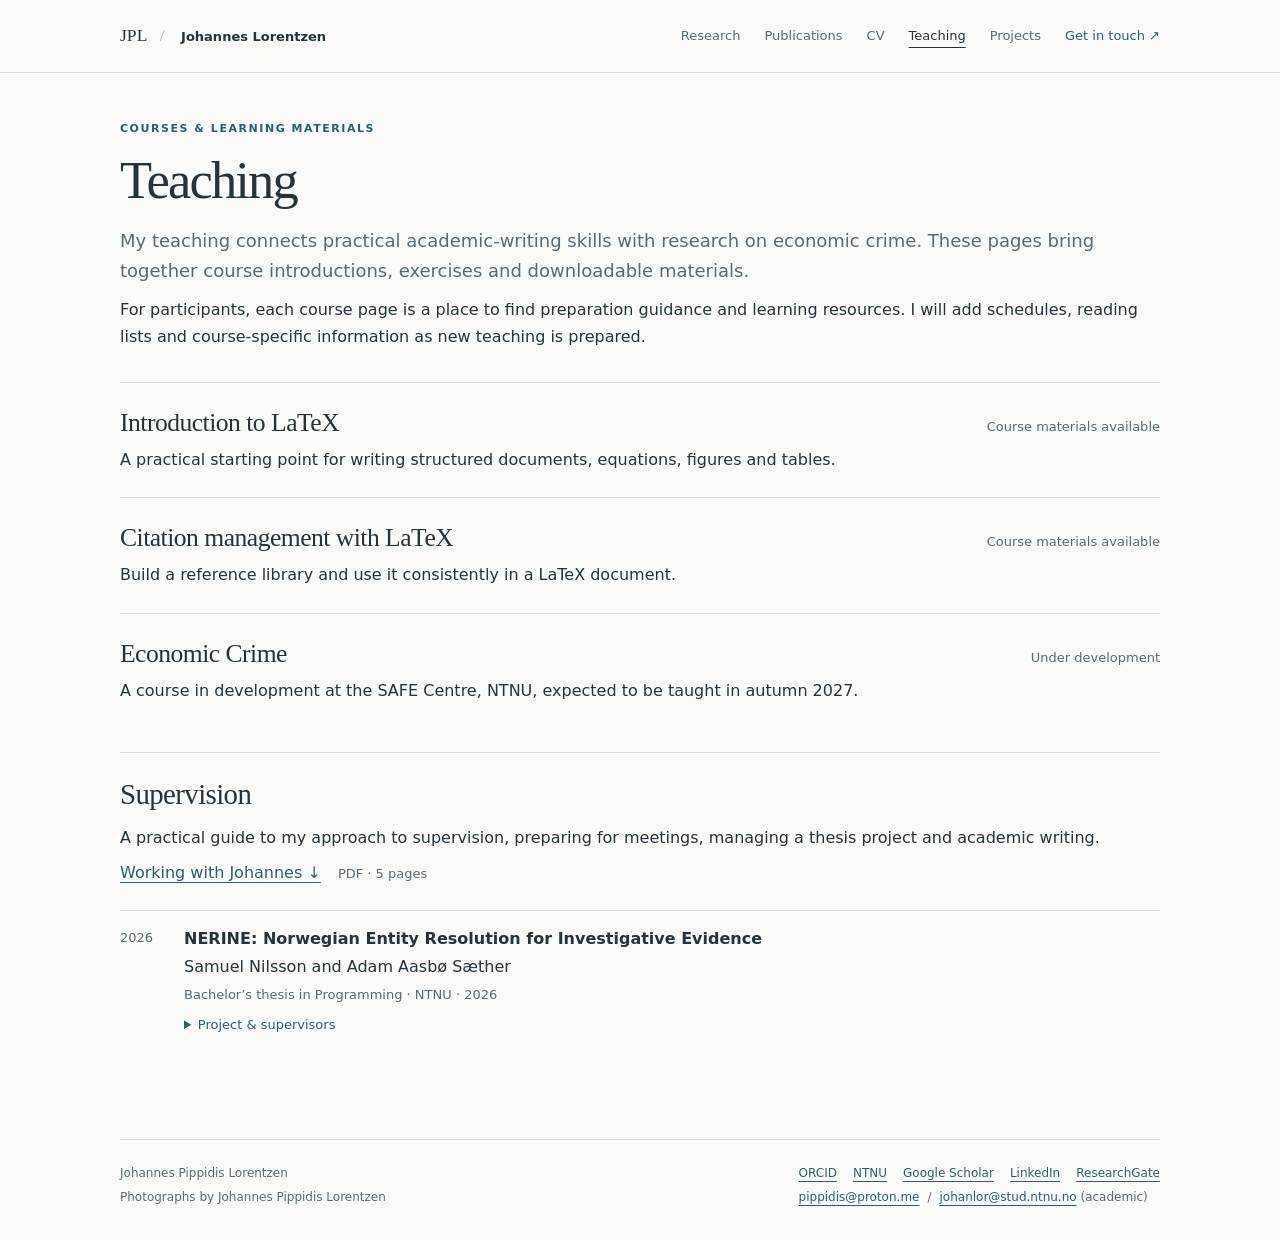
<file: teaching/index.html>
<!doctype html>
<html lang="en">
<head>
  <meta charset="utf-8">
  <meta name="viewport" content="width=device-width, initial-scale=1">
  <title>Teaching · Johannes Pippidis Lorentzen</title>
  <meta name="description" content="Courses and teaching materials in LaTeX, citation management and economic crime by Johannes Pippidis Lorentzen.">
  <meta property="og:title" content="Teaching · Johannes Pippidis Lorentzen">
  <meta property="og:description" content="Courses and teaching materials in LaTeX, citation management and economic crime by Johannes Pippidis Lorentzen.">
  <meta property="og:type" content="website">
  <link rel="canonical" href="https://pippidis.no/teaching/">
  <meta property="og:url" content="https://pippidis.no/teaching/">
  <meta property="og:image" content="https://pippidis.no/assets/images/arctic_tracks.webp">
  <link rel="icon" href="/assets/favicon.svg" type="image/svg+xml">
  <link rel="stylesheet" href="/styles/tokens.css?v=cc4311453d61">
  <link rel="stylesheet" href="/styles/base.css?v=4304fb7f3401">
  <link rel="stylesheet" href="/styles/layout.css?v=7f34964da18c">
  <link rel="stylesheet" href="/styles/publications.css?v=18701dbc079d">
  <link rel="stylesheet" href="/styles/cv.css?v=43b834aff01c">
  <link rel="stylesheet" href="/styles/teaching.css?v=cab1bc563776">
  <link rel="stylesheet" href="/styles/projects.css?v=9959899b8fc1">
  <script src="/scripts/citations.js?v=cc7c147e29cd" defer></script>
  <script src="/scripts/doi.js?v=0c5c280f1b93" defer></script>
  <script src="/scripts/navigation.js?v=f152fe6068b6" defer></script>
</head>
<body>
  <a class="skip-link" href="#main" title="Skip navigation and jump to the main content">Skip to content</a>
<header class="site-header">
  <div class="container header-inner">
    <a class="identity" href="/"  title="Go to Johannes Pippidis Lorentzen’s homepage">
      <span class="monogram" aria-hidden="true">JPL<span> / </span></span><span class="identity-name">Johannes Lorentzen</span><span class="mobile-brand-label visually-hidden">Johannes Lorentzen home</span>
    </a>
    <div class="mobile-header-actions">
      <a href="mailto:pippidis@proton.me" title="Email Johannes Pippidis Lorentzen" aria-label="Email Johannes Pippidis Lorentzen"><svg viewBox="0 0 24 24" width="22" height="22" aria-hidden="true" fill="none" stroke="currentColor" stroke-width="1.5"><rect x="3" y="5" width="18" height="14" rx="2"/><path d="m3 6 9 7 9-7"/></svg></a>
      <button class="nav-toggle" type="button" aria-controls="main-navigation" aria-expanded="false" aria-label="Open navigation" title="Open navigation" hidden><svg viewBox="0 0 24 24" width="24" height="24" aria-hidden="true" fill="none" stroke="currentColor" stroke-width="1.5"><path d="M4 6h16M4 12h16M4 18h16"/></svg></button>
    </div>
    <nav id="main-navigation" aria-label="Main navigation">
      <a href="/research/"  title="View Research">Research</a>
      <a href="/publications/"  title="View Publications">Publications</a>
      <a href="/cv/"  title="View CV">CV</a>
      <a href="/teaching/" aria-current="page" title="View Teaching">Teaching</a>
      <a href="/projects/"  title="View Projects">Projects</a>
      <a class="contact-link" href="mailto:pippidis@proton.me" title="Email Johannes Pippidis Lorentzen at pippidis@proton.me">Get in touch <span aria-hidden="true">↗</span></a>
    </nav>
  </div>
</header>  <main id="main" class="container" tabindex="-1">
<header class="page-heading">
  <p class="eyebrow">Courses & learning materials</p>
  <h1>Teaching</h1>
  <p class="lead">My teaching connects practical academic-writing skills with research on economic crime. These pages bring together course introductions, exercises and downloadable materials.</p>
<p class="page-intro">For participants, each course page is a place to find preparation guidance and learning resources. I will add schedules, reading lists and course-specific information as new teaching is prepared.</p></header>
<div class="course-list">
  <article class="course-listing">
    <div>
      <h2><a href="/teaching/introduction-to-latex/" title="View Introduction to LaTeX and its materials">Introduction to LaTeX</a></h2>
      <p>A practical starting point for writing structured documents, equations, figures and tables.</p>
    </div>
    <span class="course-status">Course materials available</span>
  </article>
  <article class="course-listing">
    <div>
      <h2><a href="/teaching/citation-management-with-latex/" title="View Citation management with LaTeX and its materials">Citation management with LaTeX</a></h2>
      <p>Build a reference library and use it consistently in a LaTeX document.</p>
    </div>
    <span class="course-status">Course materials available</span>
  </article>
  <article class="course-listing">
    <div>
      <h2><a href="/teaching/economic-crime/" title="View Economic Crime and its materials">Economic Crime</a></h2>
      <p>A course in development at the SAFE Centre, NTNU, expected to be taught in autumn 2027.</p>
    </div>
    <span class="course-status">Under development</span>
  </article>
</div>
<section class="course-section supervision-section" aria-labelledby="supervision-heading">
  <h2 id="supervision-heading">Supervision</h2>
  <div class="supervision-guide">
    <p>A practical guide to my approach to supervision, preparing for meetings, managing a thesis project and academic writing.</p>
    <a href="/assets/teaching/Working%20with%20Johannes.pdf" download title="Download Working with Johannes: a guide for thesis students">Working with Johannes ↓</a>
    <span class="supervision-context">PDF · 5 pages</span>
  </div>
  <ul class="supervision-list">
  <li class="supervision-entry">
<span class="supervision-year">2026</span>    <div>
    <h3>NERINE: Norwegian Entity Resolution for Investigative Evidence</h3>
    <p>Samuel Nilsson and Adam Aasbø Sæther</p>
    <p class="supervision-context">Bachelor’s thesis in Programming · NTNU · 2026</p>
    <details class="supervision-details">
    <summary title="Show supervision details for NERINE: Norwegian Entity Resolution for Investigative Evidence">Project & supervisors</summary>
    <p><strong>Supervision.</strong> Guidance on the investigative context for a project linking references to the same entities across Norwegian investigative texts.</p>
    <p class="supervision-context">Supervisors:
      Johannes Pippidis Lorentzen;       Mads Skipanes (Kripos);       Faouzi Alaya Cheikh (NTNU, Academic supervisor)    </p>
    </details>
    </div>
  </li>
  </ul>
</section>
  </main>
  <footer class="site-footer container">
    <div>Johannes Pippidis Lorentzen<span class="footer-note">Photographs by Johannes Pippidis Lorentzen</span></div>
    <div class="footer-details">
      <div class="footer-links" aria-label="Profiles">
      <a href="https://orcid.org/0009-0007-2627-1369" rel="me" title="View ORCID profile: 0009-0007-2627-1369">ORCID</a>
      <a href="https://www.ntnu.no/ansatte/johanlor" rel="me" title="View Johannes Pippidis Lorentzen on NTNU">NTNU</a>
      <a href="https://scholar.google.com/citations?user=bBKnwbgAAAAJ" rel="me" title="View Johannes Pippidis Lorentzen on Google Scholar">Google Scholar</a>
      <a href="https://no.linkedin.com/in/pippidis" rel="me" title="View Johannes Pippidis Lorentzen on LinkedIn">LinkedIn</a>
      <a href="https://www.researchgate.net/profile/Johannes-Lorentzen-2" rel="me" title="View Johannes Pippidis Lorentzen on ResearchGate">ResearchGate</a>
      </div>
      <div id="contact" class="footer-contact">
        <a href="mailto:pippidis@proton.me">pippidis@proton.me</a>
        <span aria-hidden="true">/</span>
        <span><a href="mailto:johanlor@stud.ntnu.no">johanlor@stud.ntnu.no</a> (academic)</span>
      </div>
    </div>
  </footer>
</body>
</html>
</file>
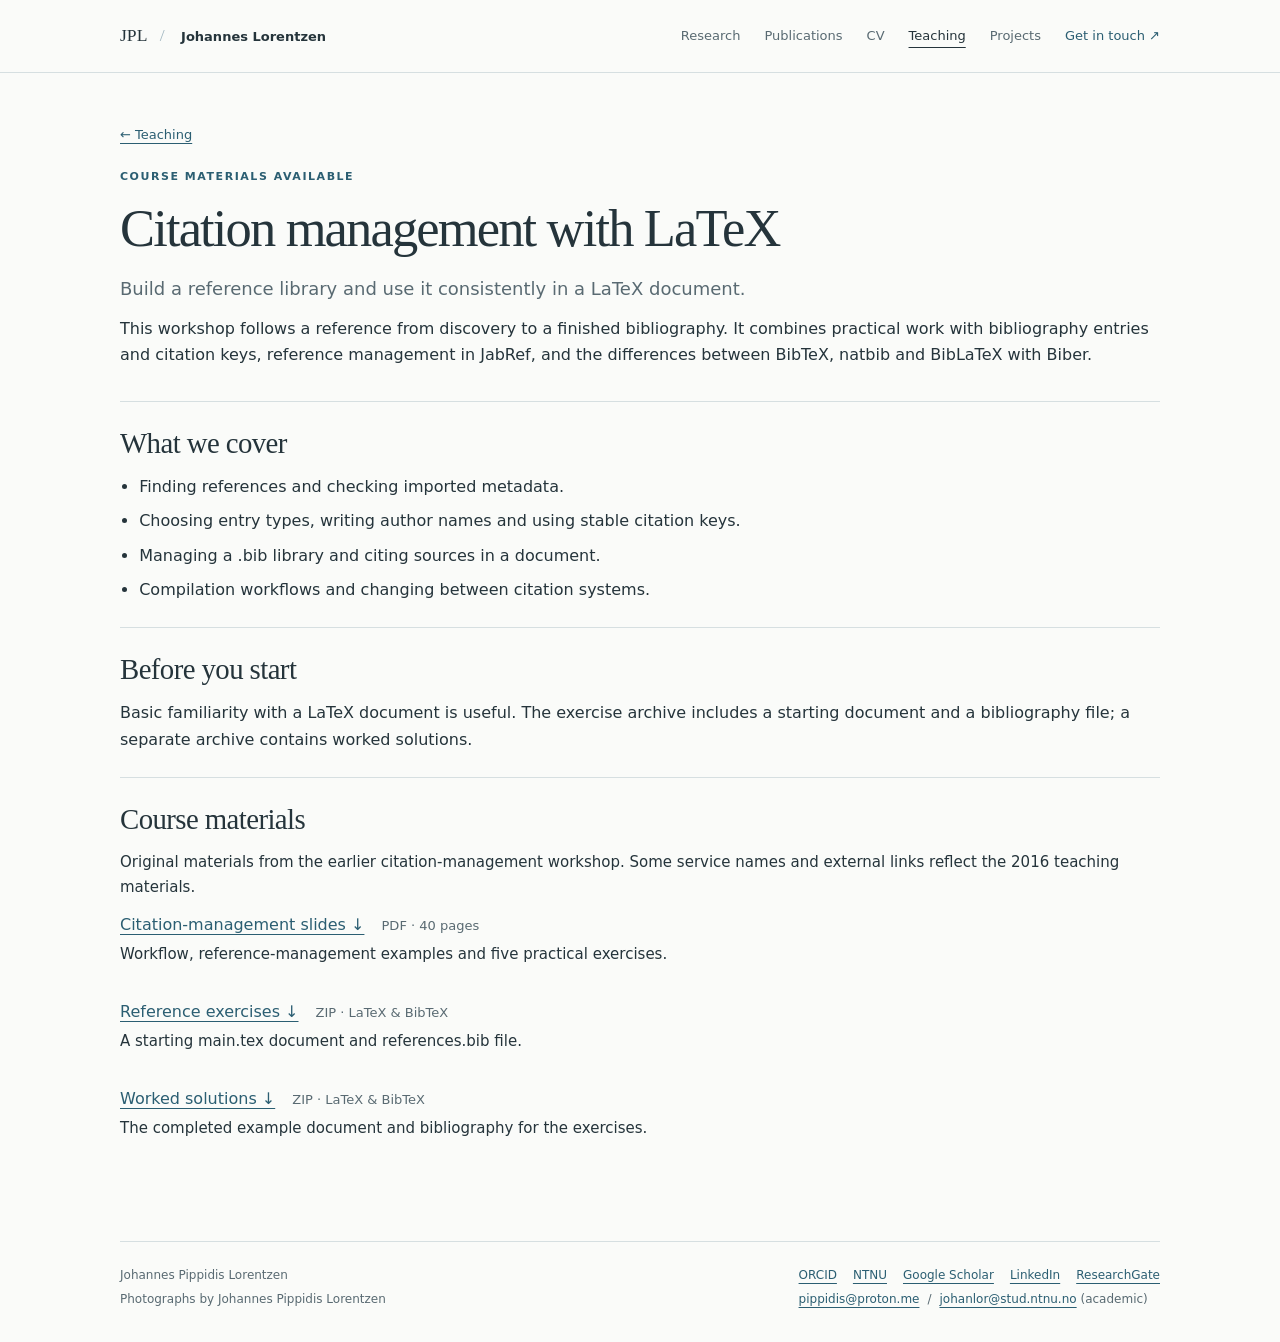
<file: teaching/citation-management-with-latex/index.html>
<!doctype html>
<html lang="en">
<head>
  <meta charset="utf-8">
  <meta name="viewport" content="width=device-width, initial-scale=1">
  <title>Citation management with LaTeX · Johannes Pippidis Lorentzen</title>
  <meta name="description" content="Build a reference library and use it consistently in a LaTeX document.">
  <meta property="og:title" content="Citation management with LaTeX · Johannes Pippidis Lorentzen">
  <meta property="og:description" content="Build a reference library and use it consistently in a LaTeX document.">
  <meta property="og:type" content="website">
  <link rel="canonical" href="https://pippidis.no/teaching/citation-management-with-latex/">
  <meta property="og:url" content="https://pippidis.no/teaching/citation-management-with-latex/">
  <meta property="og:image" content="https://pippidis.no/assets/images/arctic_tracks.webp">
  <link rel="icon" href="/assets/favicon.svg" type="image/svg+xml">
  <link rel="stylesheet" href="/styles/tokens.css?v=cc4311453d61">
  <link rel="stylesheet" href="/styles/base.css?v=4304fb7f3401">
  <link rel="stylesheet" href="/styles/layout.css?v=7f34964da18c">
  <link rel="stylesheet" href="/styles/publications.css?v=18701dbc079d">
  <link rel="stylesheet" href="/styles/cv.css?v=43b834aff01c">
  <link rel="stylesheet" href="/styles/teaching.css?v=cab1bc563776">
  <link rel="stylesheet" href="/styles/projects.css?v=9959899b8fc1">
  <script src="/scripts/citations.js?v=cc7c147e29cd" defer></script>
  <script src="/scripts/doi.js?v=0c5c280f1b93" defer></script>
  <script src="/scripts/navigation.js?v=f152fe6068b6" defer></script>
</head>
<body>
  <a class="skip-link" href="#main" title="Skip navigation and jump to the main content">Skip to content</a>
<header class="site-header">
  <div class="container header-inner">
    <a class="identity" href="/"  title="Go to Johannes Pippidis Lorentzen’s homepage">
      <span class="monogram" aria-hidden="true">JPL<span> / </span></span><span class="identity-name">Johannes Lorentzen</span><span class="mobile-brand-label visually-hidden">Johannes Lorentzen home</span>
    </a>
    <div class="mobile-header-actions">
      <a href="mailto:pippidis@proton.me" title="Email Johannes Pippidis Lorentzen" aria-label="Email Johannes Pippidis Lorentzen"><svg viewBox="0 0 24 24" width="22" height="22" aria-hidden="true" fill="none" stroke="currentColor" stroke-width="1.5"><rect x="3" y="5" width="18" height="14" rx="2"/><path d="m3 6 9 7 9-7"/></svg></a>
      <button class="nav-toggle" type="button" aria-controls="main-navigation" aria-expanded="false" aria-label="Open navigation" title="Open navigation" hidden><svg viewBox="0 0 24 24" width="24" height="24" aria-hidden="true" fill="none" stroke="currentColor" stroke-width="1.5"><path d="M4 6h16M4 12h16M4 18h16"/></svg></button>
    </div>
    <nav id="main-navigation" aria-label="Main navigation">
      <a href="/research/"  title="View Research">Research</a>
      <a href="/publications/"  title="View Publications">Publications</a>
      <a href="/cv/"  title="View CV">CV</a>
      <a href="/teaching/" aria-current="page" title="View Teaching">Teaching</a>
      <a href="/projects/"  title="View Projects">Projects</a>
      <a class="contact-link" href="mailto:pippidis@proton.me" title="Email Johannes Pippidis Lorentzen at pippidis@proton.me">Get in touch <span aria-hidden="true">↗</span></a>
    </nav>
  </div>
</header>  <main id="main" class="container" tabindex="-1">
<header class="page-heading">
  <a class="course-back" href="/teaching/" title="Return to all courses">← Teaching</a>
  <p class="eyebrow">Course materials available</p>
  <h1>Citation management with LaTeX</h1>
  <p class="lead">Build a reference library and use it consistently in a LaTeX document.</p>
  <p class="page-intro">This workshop follows a reference from discovery to a finished bibliography. It combines practical work with bibliography entries and citation keys, reference management in JabRef, and the differences between BibTeX, natbib and BibLaTeX with Biber.</p>
</header>

<section class="course-section" aria-labelledby="course-topics">
  <h2 id="course-topics">What we cover</h2>
  <ul><li>Finding references and checking imported metadata.</li><li>Choosing entry types, writing author names and using stable citation keys.</li><li>Managing a .bib library and citing sources in a document.</li><li>Compilation workflows and changing between citation systems.</li></ul>
</section>
<section class="course-section" aria-labelledby="course-preparation">
  <h2 id="course-preparation">Before you start</h2>
  <p>Basic familiarity with a LaTeX document is useful. The exercise archive includes a starting document and a bibliography file; a separate archive contains worked solutions.</p>
</section>
<section class="course-section" aria-labelledby="course-materials">
  <h2 id="course-materials">Course materials</h2>
<p class="materials-note">Original materials from the earlier citation-management workshop. Some service names and external links reflect the 2016 teaching materials.</p>  <ul class="course-resources">
    <li>
      <a href="/assets/teaching/Bibtex%20presentation.pdf" download title="Download Citation-management slides (PDF · 40 pages)">Citation-management slides ↓</a>
      <span class="muted">PDF · 40 pages</span>
      <p>Workflow, reference-management examples and five practical exercises.</p>
    </li>
    <li>
      <a href="/assets/teaching/Reference%20Tasks.zip" download title="Download Reference exercises (ZIP · LaTeX &amp; BibTeX)">Reference exercises ↓</a>
      <span class="muted">ZIP · LaTeX &amp; BibTeX</span>
      <p>A starting main.tex document and references.bib file.</p>
    </li>
    <li>
      <a href="/assets/teaching/Reference%20Tasks%20-%20Solution.zip" download title="Download Worked solutions (ZIP · LaTeX &amp; BibTeX)">Worked solutions ↓</a>
      <span class="muted">ZIP · LaTeX &amp; BibTeX</span>
      <p>The completed example document and bibliography for the exercises.</p>
    </li>
  </ul>
</section>
  </main>
  <footer class="site-footer container">
    <div>Johannes Pippidis Lorentzen<span class="footer-note">Photographs by Johannes Pippidis Lorentzen</span></div>
    <div class="footer-details">
      <div class="footer-links" aria-label="Profiles">
      <a href="https://orcid.org/0009-0007-2627-1369" rel="me" title="View ORCID profile: 0009-0007-2627-1369">ORCID</a>
      <a href="https://www.ntnu.no/ansatte/johanlor" rel="me" title="View Johannes Pippidis Lorentzen on NTNU">NTNU</a>
      <a href="https://scholar.google.com/citations?user=bBKnwbgAAAAJ" rel="me" title="View Johannes Pippidis Lorentzen on Google Scholar">Google Scholar</a>
      <a href="https://no.linkedin.com/in/pippidis" rel="me" title="View Johannes Pippidis Lorentzen on LinkedIn">LinkedIn</a>
      <a href="https://www.researchgate.net/profile/Johannes-Lorentzen-2" rel="me" title="View Johannes Pippidis Lorentzen on ResearchGate">ResearchGate</a>
      </div>
      <div id="contact" class="footer-contact">
        <a href="mailto:pippidis@proton.me">pippidis@proton.me</a>
        <span aria-hidden="true">/</span>
        <span><a href="mailto:johanlor@stud.ntnu.no">johanlor@stud.ntnu.no</a> (academic)</span>
      </div>
    </div>
  </footer>
</body>
</html>
</file>
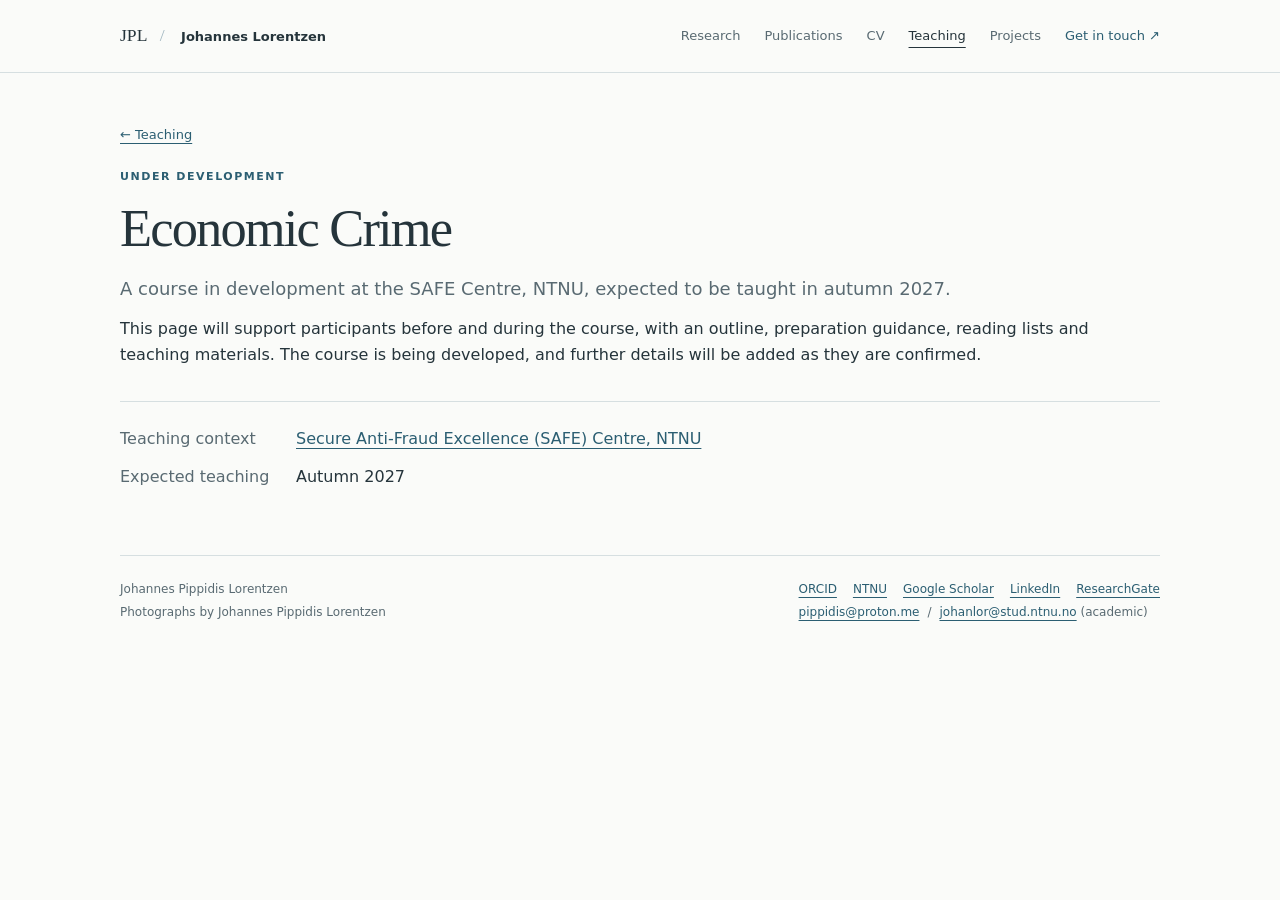
<file: teaching/economic-crime/index.html>
<!doctype html>
<html lang="en">
<head>
  <meta charset="utf-8">
  <meta name="viewport" content="width=device-width, initial-scale=1">
  <title>Economic Crime · Johannes Pippidis Lorentzen</title>
  <meta name="description" content="A course in development at the SAFE Centre, NTNU, expected to be taught in autumn 2027.">
  <meta property="og:title" content="Economic Crime · Johannes Pippidis Lorentzen">
  <meta property="og:description" content="A course in development at the SAFE Centre, NTNU, expected to be taught in autumn 2027.">
  <meta property="og:type" content="website">
  <link rel="canonical" href="https://pippidis.no/teaching/economic-crime/">
  <meta property="og:url" content="https://pippidis.no/teaching/economic-crime/">
  <meta property="og:image" content="https://pippidis.no/assets/images/arctic_tracks.webp">
  <link rel="icon" href="/assets/favicon.svg" type="image/svg+xml">
  <link rel="stylesheet" href="/styles/tokens.css?v=cc4311453d61">
  <link rel="stylesheet" href="/styles/base.css?v=4304fb7f3401">
  <link rel="stylesheet" href="/styles/layout.css?v=7f34964da18c">
  <link rel="stylesheet" href="/styles/publications.css?v=18701dbc079d">
  <link rel="stylesheet" href="/styles/cv.css?v=43b834aff01c">
  <link rel="stylesheet" href="/styles/teaching.css?v=cab1bc563776">
  <link rel="stylesheet" href="/styles/projects.css?v=9959899b8fc1">
  <script src="/scripts/citations.js?v=cc7c147e29cd" defer></script>
  <script src="/scripts/doi.js?v=0c5c280f1b93" defer></script>
  <script src="/scripts/navigation.js?v=f152fe6068b6" defer></script>
</head>
<body>
  <a class="skip-link" href="#main" title="Skip navigation and jump to the main content">Skip to content</a>
<header class="site-header">
  <div class="container header-inner">
    <a class="identity" href="/"  title="Go to Johannes Pippidis Lorentzen’s homepage">
      <span class="monogram" aria-hidden="true">JPL<span> / </span></span><span class="identity-name">Johannes Lorentzen</span><span class="mobile-brand-label visually-hidden">Johannes Lorentzen home</span>
    </a>
    <div class="mobile-header-actions">
      <a href="mailto:pippidis@proton.me" title="Email Johannes Pippidis Lorentzen" aria-label="Email Johannes Pippidis Lorentzen"><svg viewBox="0 0 24 24" width="22" height="22" aria-hidden="true" fill="none" stroke="currentColor" stroke-width="1.5"><rect x="3" y="5" width="18" height="14" rx="2"/><path d="m3 6 9 7 9-7"/></svg></a>
      <button class="nav-toggle" type="button" aria-controls="main-navigation" aria-expanded="false" aria-label="Open navigation" title="Open navigation" hidden><svg viewBox="0 0 24 24" width="24" height="24" aria-hidden="true" fill="none" stroke="currentColor" stroke-width="1.5"><path d="M4 6h16M4 12h16M4 18h16"/></svg></button>
    </div>
    <nav id="main-navigation" aria-label="Main navigation">
      <a href="/research/"  title="View Research">Research</a>
      <a href="/publications/"  title="View Publications">Publications</a>
      <a href="/cv/"  title="View CV">CV</a>
      <a href="/teaching/" aria-current="page" title="View Teaching">Teaching</a>
      <a href="/projects/"  title="View Projects">Projects</a>
      <a class="contact-link" href="mailto:pippidis@proton.me" title="Email Johannes Pippidis Lorentzen at pippidis@proton.me">Get in touch <span aria-hidden="true">↗</span></a>
    </nav>
  </div>
</header>  <main id="main" class="container" tabindex="-1">
<header class="page-heading">
  <a class="course-back" href="/teaching/" title="Return to all courses">← Teaching</a>
  <p class="eyebrow">Under development</p>
  <h1>Economic Crime</h1>
  <p class="lead">A course in development at the SAFE Centre, NTNU, expected to be taught in autumn 2027.</p>
  <p class="page-intro">This page will support participants before and during the course, with an outline, preparation guidance, reading lists and teaching materials. The course is being developed, and further details will be added as they are confirmed.</p>
</header>
<dl class="course-facts">
<div><dt>Teaching context</dt><dd><a href="https://www.ntnu.edu/safecentre" title="Visit Secure Anti-Fraud Excellence (SAFE) Centre, NTNU">Secure Anti-Fraud Excellence (SAFE) Centre, NTNU</a></dd></div><div><dt>Expected teaching</dt><dd>Autumn 2027</dd></div></dl>

  </main>
  <footer class="site-footer container">
    <div>Johannes Pippidis Lorentzen<span class="footer-note">Photographs by Johannes Pippidis Lorentzen</span></div>
    <div class="footer-details">
      <div class="footer-links" aria-label="Profiles">
      <a href="https://orcid.org/0009-0007-2627-1369" rel="me" title="View ORCID profile: 0009-0007-2627-1369">ORCID</a>
      <a href="https://www.ntnu.no/ansatte/johanlor" rel="me" title="View Johannes Pippidis Lorentzen on NTNU">NTNU</a>
      <a href="https://scholar.google.com/citations?user=bBKnwbgAAAAJ" rel="me" title="View Johannes Pippidis Lorentzen on Google Scholar">Google Scholar</a>
      <a href="https://no.linkedin.com/in/pippidis" rel="me" title="View Johannes Pippidis Lorentzen on LinkedIn">LinkedIn</a>
      <a href="https://www.researchgate.net/profile/Johannes-Lorentzen-2" rel="me" title="View Johannes Pippidis Lorentzen on ResearchGate">ResearchGate</a>
      </div>
      <div id="contact" class="footer-contact">
        <a href="mailto:pippidis@proton.me">pippidis@proton.me</a>
        <span aria-hidden="true">/</span>
        <span><a href="mailto:johanlor@stud.ntnu.no">johanlor@stud.ntnu.no</a> (academic)</span>
      </div>
    </div>
  </footer>
</body>
</html>
</file>
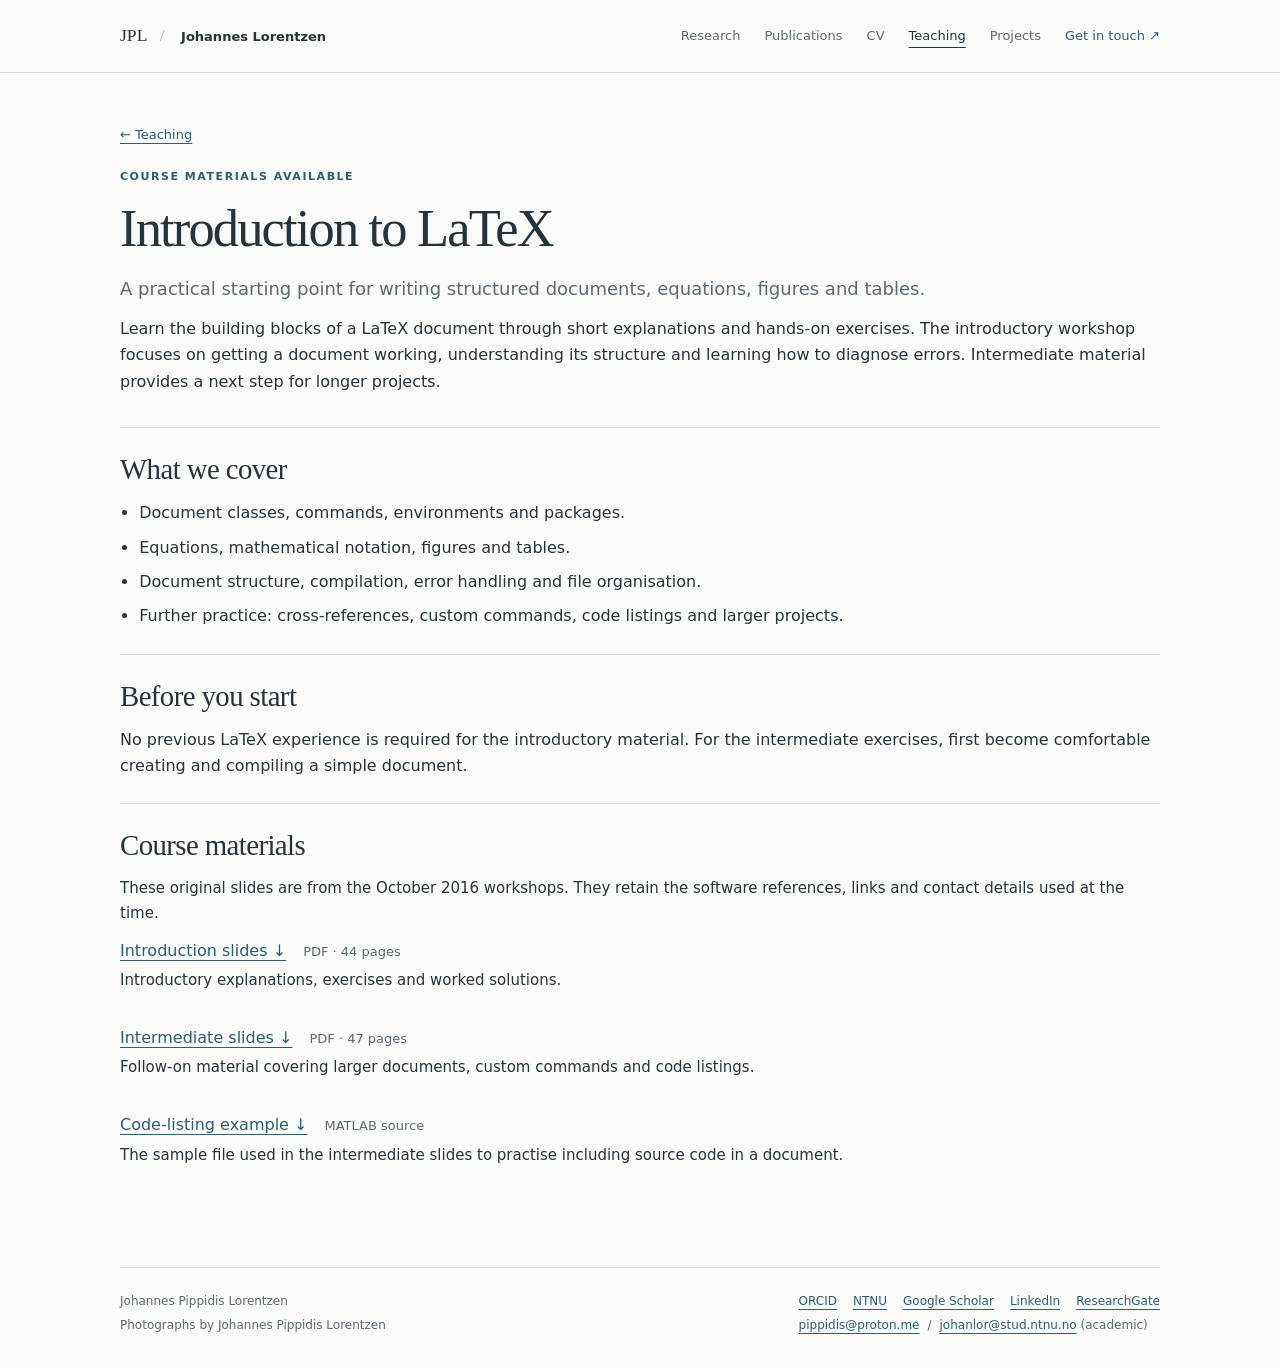
<file: teaching/introduction-to-latex/index.html>
<!doctype html>
<html lang="en">
<head>
  <meta charset="utf-8">
  <meta name="viewport" content="width=device-width, initial-scale=1">
  <title>Introduction to LaTeX · Johannes Pippidis Lorentzen</title>
  <meta name="description" content="A practical starting point for writing structured documents, equations, figures and tables.">
  <meta property="og:title" content="Introduction to LaTeX · Johannes Pippidis Lorentzen">
  <meta property="og:description" content="A practical starting point for writing structured documents, equations, figures and tables.">
  <meta property="og:type" content="website">
  <link rel="canonical" href="https://pippidis.no/teaching/introduction-to-latex/">
  <meta property="og:url" content="https://pippidis.no/teaching/introduction-to-latex/">
  <meta property="og:image" content="https://pippidis.no/assets/images/arctic_tracks.webp">
  <link rel="icon" href="/assets/favicon.svg" type="image/svg+xml">
  <link rel="stylesheet" href="/styles/tokens.css?v=cc4311453d61">
  <link rel="stylesheet" href="/styles/base.css?v=4304fb7f3401">
  <link rel="stylesheet" href="/styles/layout.css?v=7f34964da18c">
  <link rel="stylesheet" href="/styles/publications.css?v=18701dbc079d">
  <link rel="stylesheet" href="/styles/cv.css?v=43b834aff01c">
  <link rel="stylesheet" href="/styles/teaching.css?v=cab1bc563776">
  <link rel="stylesheet" href="/styles/projects.css?v=9959899b8fc1">
  <script src="/scripts/citations.js?v=cc7c147e29cd" defer></script>
  <script src="/scripts/doi.js?v=0c5c280f1b93" defer></script>
  <script src="/scripts/navigation.js?v=f152fe6068b6" defer></script>
</head>
<body>
  <a class="skip-link" href="#main" title="Skip navigation and jump to the main content">Skip to content</a>
<header class="site-header">
  <div class="container header-inner">
    <a class="identity" href="/"  title="Go to Johannes Pippidis Lorentzen’s homepage">
      <span class="monogram" aria-hidden="true">JPL<span> / </span></span><span class="identity-name">Johannes Lorentzen</span><span class="mobile-brand-label visually-hidden">Johannes Lorentzen home</span>
    </a>
    <div class="mobile-header-actions">
      <a href="mailto:pippidis@proton.me" title="Email Johannes Pippidis Lorentzen" aria-label="Email Johannes Pippidis Lorentzen"><svg viewBox="0 0 24 24" width="22" height="22" aria-hidden="true" fill="none" stroke="currentColor" stroke-width="1.5"><rect x="3" y="5" width="18" height="14" rx="2"/><path d="m3 6 9 7 9-7"/></svg></a>
      <button class="nav-toggle" type="button" aria-controls="main-navigation" aria-expanded="false" aria-label="Open navigation" title="Open navigation" hidden><svg viewBox="0 0 24 24" width="24" height="24" aria-hidden="true" fill="none" stroke="currentColor" stroke-width="1.5"><path d="M4 6h16M4 12h16M4 18h16"/></svg></button>
    </div>
    <nav id="main-navigation" aria-label="Main navigation">
      <a href="/research/"  title="View Research">Research</a>
      <a href="/publications/"  title="View Publications">Publications</a>
      <a href="/cv/"  title="View CV">CV</a>
      <a href="/teaching/" aria-current="page" title="View Teaching">Teaching</a>
      <a href="/projects/"  title="View Projects">Projects</a>
      <a class="contact-link" href="mailto:pippidis@proton.me" title="Email Johannes Pippidis Lorentzen at pippidis@proton.me">Get in touch <span aria-hidden="true">↗</span></a>
    </nav>
  </div>
</header>  <main id="main" class="container" tabindex="-1">
<header class="page-heading">
  <a class="course-back" href="/teaching/" title="Return to all courses">← Teaching</a>
  <p class="eyebrow">Course materials available</p>
  <h1>Introduction to LaTeX</h1>
  <p class="lead">A practical starting point for writing structured documents, equations, figures and tables.</p>
  <p class="page-intro">Learn the building blocks of a LaTeX document through short explanations and hands-on exercises. The introductory workshop focuses on getting a document working, understanding its structure and learning how to diagnose errors. Intermediate material provides a next step for longer projects.</p>
</header>

<section class="course-section" aria-labelledby="course-topics">
  <h2 id="course-topics">What we cover</h2>
  <ul><li>Document classes, commands, environments and packages.</li><li>Equations, mathematical notation, figures and tables.</li><li>Document structure, compilation, error handling and file organisation.</li><li>Further practice: cross-references, custom commands, code listings and larger projects.</li></ul>
</section>
<section class="course-section" aria-labelledby="course-preparation">
  <h2 id="course-preparation">Before you start</h2>
  <p>No previous LaTeX experience is required for the introductory material. For the intermediate exercises, first become comfortable creating and compiling a simple document.</p>
</section>
<section class="course-section" aria-labelledby="course-materials">
  <h2 id="course-materials">Course materials</h2>
<p class="materials-note">These original slides are from the October 2016 workshops. They retain the software references, links and contact details used at the time.</p>  <ul class="course-resources">
    <li>
      <a href="/assets/teaching/LaTeX_-_Introduction.pdf" download title="Download Introduction slides (PDF · 44 pages)">Introduction slides ↓</a>
      <span class="muted">PDF · 44 pages</span>
      <p>Introductory explanations, exercises and worked solutions.</p>
    </li>
    <li>
      <a href="/assets/teaching/LaTeX_-_Intermediate.pdf" download title="Download Intermediate slides (PDF · 47 pages)">Intermediate slides ↓</a>
      <span class="muted">PDF · 47 pages</span>
      <p>Follow-on material covering larger documents, custom commands and code listings.</p>
    </li>
    <li>
      <a href="/assets/teaching/Code_example.m" download title="Download Code-listing example (MATLAB source)">Code-listing example ↓</a>
      <span class="muted">MATLAB source</span>
      <p>The sample file used in the intermediate slides to practise including source code in a document.</p>
    </li>
  </ul>
</section>
  </main>
  <footer class="site-footer container">
    <div>Johannes Pippidis Lorentzen<span class="footer-note">Photographs by Johannes Pippidis Lorentzen</span></div>
    <div class="footer-details">
      <div class="footer-links" aria-label="Profiles">
      <a href="https://orcid.org/0009-0007-2627-1369" rel="me" title="View ORCID profile: 0009-0007-2627-1369">ORCID</a>
      <a href="https://www.ntnu.no/ansatte/johanlor" rel="me" title="View Johannes Pippidis Lorentzen on NTNU">NTNU</a>
      <a href="https://scholar.google.com/citations?user=bBKnwbgAAAAJ" rel="me" title="View Johannes Pippidis Lorentzen on Google Scholar">Google Scholar</a>
      <a href="https://no.linkedin.com/in/pippidis" rel="me" title="View Johannes Pippidis Lorentzen on LinkedIn">LinkedIn</a>
      <a href="https://www.researchgate.net/profile/Johannes-Lorentzen-2" rel="me" title="View Johannes Pippidis Lorentzen on ResearchGate">ResearchGate</a>
      </div>
      <div id="contact" class="footer-contact">
        <a href="mailto:pippidis@proton.me">pippidis@proton.me</a>
        <span aria-hidden="true">/</span>
        <span><a href="mailto:johanlor@stud.ntnu.no">johanlor@stud.ntnu.no</a> (academic)</span>
      </div>
    </div>
  </footer>
</body>
</html>
</file>
<file: styles/tokens.css>
/* A small shared scale keeps grouped information compact and page rhythm calm.
   Breakpoints live beside layout rules: 720px for columns, 480px for controls.
   CSS variables cannot be used in standard media-query conditions. */
:root {
  --color-paper: #fafbf9;
  --color-surface: #f0f4f4;
  --color-ink: #25343b;
  --color-muted: #596a72;
  --color-accent: #2b5e72;
  --color-rule: #d6dfe1;
  --color-focus: #116b90;
  --font-body: system-ui, -apple-system, "Segoe UI", sans-serif;
  --font-heading: "Iowan Old Style", "Palatino Linotype", Palatino, Georgia, serif;
  --space-1: 4px;
  --space-2: 8px;
  --space-3: 12px;
  --space-4: 16px;
  --space-5: 24px;
  --space-6: 32px;
  --space-7: 48px;
  --space-8: 64px;
  --radius: 5px;
  --content-width: 1040px;
  --text-width: 72ch;
  --text-small: 0.8125rem;
}
</file>
<file: styles/base.css>
*,
*::before,
*::after {
  box-sizing: border-box;
}

html {
  color-scheme: light;
  scroll-padding-top: var(--space-5);
}

body {
  margin: 0;
  background: var(--color-paper);
  color: var(--color-ink);
  font: 1rem/1.65 var(--font-body);
  -webkit-font-smoothing: antialiased;
}

h1, h2, h3, h4, p, figure {
  margin: 0;
}

h1, h2 {
  font-family: var(--font-heading);
  font-weight: 400;
  text-wrap: balance;
}

h1 {
  font-size: clamp(2.1rem, 4.1vw, 3.3rem);
  line-height: 1.15;
  letter-spacing: -0.035em;
}

h2 {
  font-size: 1.8rem;
  line-height: 1.25;
  letter-spacing: -0.02em;
}

h3 {
  font-size: 1rem;
  font-weight: 600;
  line-height: 1.45;
}

p + p {
  margin-top: var(--space-3);
}

a {
  color: var(--color-accent);
  text-decoration-thickness: 1px;
  text-underline-offset: 4px;
}

a:hover {
  text-decoration: underline;
}

button, input, select {
  font: inherit;
  color: inherit;
}

button, summary {
  cursor: pointer;
}

button, .button, input, select {
  border: 1px solid var(--color-rule);
  border-radius: var(--radius);
  background: transparent;
  padding: var(--space-2) var(--space-3);
}

button:hover, .button:hover {
  background: var(--color-surface);
}

:focus-visible {
  outline: 2px solid var(--color-focus);
  outline-offset: 4px;
}

[hidden] {
  display: none !important;
}

img {
  display: block;
  max-width: 100%;
  border-radius: var(--radius);
}

figcaption, .muted {
  color: var(--color-muted);
}

figcaption {
  font-size: 0.75rem;
  margin-top: var(--space-2);
}

.measure {
  max-width: var(--text-width);
}

.skip-link {
  position: absolute;
  left: var(--space-4);
  top: -100px;
  z-index: 5;
  background: var(--color-paper);
  padding: var(--space-3);
}

.skip-link:focus {
  top: var(--space-3);
}

/* Keep expanded wording available to assistive technology without layout space. */
.visually-hidden {
  position: absolute;
  width: 1px;
  height: 1px;
  padding: 0;
  margin: -1px;
  overflow: hidden;
  clip-path: inset(50%);
  white-space: nowrap;
  border: 0;
}

.eyebrow {
  font-size: 0.6875rem;
  line-height: 1.5;
  font-weight: 600;
  letter-spacing: 0.14em;
  text-transform: uppercase;
  color: var(--color-accent);
  margin-bottom: var(--space-3);
}

.lead {
  font-size: 1.125rem;
  color: var(--color-muted);
  margin-top: var(--space-4);
  width: 100%;
  max-width: none;
}

@media (prefers-reduced-motion: reduce) {
  *, *::before, *::after {
    scroll-behavior: auto !important;
  }
}
</file>
<file: styles/layout.css>
.container {
  width: min(var(--content-width), calc(100% - 64px));
  margin-inline: auto;
}

.site-header {
  border-bottom: 1px solid var(--color-rule);
}

.header-inner {
  min-height: 72px;
  display: flex;
  justify-content: space-between;
  align-items: center;
  gap: var(--space-5);
}

.identity, nav a {
  text-decoration: none;
  font-size: var(--text-small);
}

.identity {
  font-weight: 600;
  color: var(--color-ink);
  white-space: nowrap;
}

.monogram {
  font-family: var(--font-heading);
  font-size: 1.1rem;
  font-weight: 400;
  margin-right: var(--space-3);
}

.monogram span {
  color: #a2b7c0;
  padding-left: var(--space-2);
}

nav {
  display: flex;
  gap: var(--space-5);
  align-items: center;
}

nav a {
  padding-block: var(--space-3);
  color: var(--color-muted);
}

nav a[aria-current="page"] {
  color: var(--color-ink);
  text-decoration: underline;
  text-underline-offset: 7px;
}

nav .contact-link {
  color: var(--color-accent);
}

.home-heading, .page-heading {
  margin-block: var(--space-7) var(--space-6);
}

.home-heading .lead {
  font-size: 1rem;
}

.hero-photo {
  width: 100%;
  height: 250px;
  object-fit: cover;
  /* Preserve distant peaks and foreground tracks in the supplied panorama. */
  object-position: 50% 56%;
}

.introduction {
  display: grid;
  grid-template-columns: 180px minmax(0, 1fr);
  gap: var(--space-7);
  margin-block: var(--space-7);
  align-items: start;
}

.introduction h2 {
  font-size: 1.65rem;
  text-wrap: wrap;
  margin-bottom: var(--space-4);
}

.introduction p {
  font-size: 0.9375rem;
}

.introduction a {
  display: inline-block;
  margin-top: var(--space-3);
  font-size: var(--text-small);
}

.portrait-photo {
  width: 180px;
  height: 218px;
  object-fit: cover;
  /* The face is on the right of the original landscape photograph. */
  object-position: 69% center;
}

.section-heading {
  display: flex;
  justify-content: space-between;
  align-items: baseline;
  gap: var(--space-4);
  margin-bottom: var(--space-4);
}

.section-heading a, .section-count {
  font-size: var(--text-small);
  white-space: nowrap;
}

.section-count {
  color: var(--color-muted);
}

.home-research {
  margin-bottom: var(--space-7);
}

.programme-link {
  display: grid;
  grid-template-columns: 32px minmax(0, 1fr) max-content 16px;
  gap: var(--space-4);
  align-items: baseline;
  border-top: 1px solid var(--color-rule);
  padding-block: var(--space-3);
  text-decoration: none;
}

.programme-link:last-child {
  border-bottom: 1px solid var(--color-rule);
}

.programme-link h3 {
  color: var(--color-ink);
  font-size: 0.9375rem;
}

.programme-summary {
  white-space: nowrap;
  text-align: right;
}

.programme-summary, .programme-number {
  color: var(--color-muted);
  font-size: var(--text-small);
}

.download-links {
  display: flex;
  flex-wrap: wrap;
  gap: var(--space-4);
  align-items: center;
  margin-top: var(--space-5);
  font-size: var(--text-small);
}

.download-links > span {
  color: var(--color-muted);
}

.research-programme {
  display: grid;
  grid-template-columns: 0.95fr 1.2fr;
  gap: var(--space-6);
  padding-block: var(--space-5);
  border-top: 1px solid var(--color-rule);
}

.programme-description > p:not(.eyebrow) {
  margin-top: var(--space-3);
  font-size: 0.9375rem;
}

.project p {
  margin-top: var(--space-1);
  font-size: 0.9375rem;
}

.project + .project {
  margin-top: var(--space-4);
}

.research-intro {
  margin-top: var(--space-3);
}

.footer-links {
  display: flex;
  flex-wrap: wrap;
  gap: var(--space-4);
  align-items: baseline;
}

.footer-links a { white-space: nowrap; }

.footer-details {
  display: grid;
  gap: var(--space-1);
}

.footer-contact {
  display: flex;
  flex-wrap: wrap;
  gap: var(--space-1) var(--space-2);
  scroll-margin-top: var(--space-5);
}

.footer-contact > span { white-space: nowrap; }

.profile-link {
  font-size: var(--text-small);
  margin-top: var(--space-3);
}

.personal-projects {
  min-height: 30vh;
  border-top: 1px solid var(--color-rule);
  padding-top: var(--space-5);
}

.project a {
  font-size: var(--text-small);
}

.site-footer {
  border-top: 1px solid var(--color-rule);
  margin-top: var(--space-8);
  padding-block: var(--space-5) var(--space-6);
  display: flex;
  justify-content: space-between;
  gap: var(--space-4);
  font-size: 0.75rem;
  color: var(--color-muted);
}

.footer-note {
  display: block;
  margin-top: var(--space-1);
}

/* At this width neither navigation nor two-column prose has comfortable room. */
@media (max-width: 720px) {
  .container {
    width: calc(100% - 40px);
  }

  .header-inner {
    flex-wrap: wrap;
    gap: 0;
    padding-top: var(--space-3);
  }

  nav {
    width: 100%;
    justify-content: space-between;
    gap: var(--space-2);
    flex-wrap: wrap;
  }

  .home-heading, .page-heading {
    margin-top: var(--space-6);
  }

  .hero-photo {
    height: 190px;
  }

  .introduction {
    grid-template-columns: 150px minmax(0, 1fr);
    gap: var(--space-5);
    margin-block: var(--space-6);
  }

  .portrait-photo {
    width: 150px;
    height: 190px;
  }

  .programme-link {
    grid-template-columns: 24px 1fr 16px;
    gap: var(--space-3);
  }

  .programme-summary {
    grid-column: 2;
    grid-row: 2;
    margin-top: -8px;
    text-align: left;
  }

  .programme-link > span:last-child {
    grid-column: 3;
    grid-row: 1;
  }

  .research-programme {
    grid-template-columns: 1fr;
    gap: var(--space-5);
  }

.site-footer {
    flex-direction: column;
  }
}

@media (max-width: 480px) {
  nav {
    display: grid;
    grid-template-columns: repeat(3, max-content);
    gap: 0 var(--space-3);
  }

  .introduction {
    grid-template-columns: 1fr;
  }

  .portrait-photo {
    width: 170px;
    height: 190px;
  }

  .section-heading {
    flex-wrap: wrap;
    gap: var(--space-2);
  }

  h2 {
    font-size: 1.6rem;
  }
}

/* Header utilities share the title line; prose retains the full content width. */
.heading-row {
  display: flex;
  align-items: center;
  justify-content: space-between;
  gap: var(--space-5);
}
.heading-tools {
  display: flex;
  flex-direction: column;
  align-items: flex-end;
  gap: var(--space-1);
  font-size: var(--text-small);
}
.bibliography-links {
  display: flex;
  flex-wrap: wrap;
  gap: var(--space-3);
}
.page-intro { margin-top: var(--space-3); }
@media (max-width: 720px) {
  /* Keep the title and description together before ancillary download links. */
  .page-heading:has(.heading-row) { display: flex; flex-direction: column; }
  .heading-row { display: contents; }
  .heading-row h1 { order: 1; }
  .page-heading:has(.heading-row) > .lead { order: 2; }
  .page-heading:has(.heading-row) > .page-intro { order: 3; }
  .heading-tools { order: 4; margin-top: var(--space-3); flex-direction: row; align-items: flex-start; gap: var(--space-3); flex-wrap: wrap; }
  .heading-tools .utility-detail { display: none; }
}

/* Compact mobile header; the menu remains in document flow when expanded. */
.mobile-header-actions, .mobile-brand-label { display: none; }
@media (max-width: 720px) {
  .header-inner { min-height: 60px; padding-block: 6px; gap: 0; }
  .identity-name, .monogram span { display: none; }
  .mobile-brand-label { display: block; }
  .monogram { margin: 0; font-size: 1.25rem; }
  .mobile-header-actions { display: flex; align-items: center; gap: 4px; }
  .mobile-header-actions a, .nav-toggle { display: flex; align-items: center; justify-content: center; width: 44px; height: 44px; padding: 0; border: 0; }
  #main-navigation { display: flex; flex-direction: column; align-items: stretch; gap: 0; padding-block: 8px; width: 100%; }
  #main-navigation a { padding: 10px 0; }
  #main-navigation .contact-link { display: none; }
  .home-heading h1 { font-size: 1.8rem; }
  .home-heading { margin-block: 24px; }
  .hero-photo { height: 120px; }
  .portrait-figure { display: none; }
  .introduction { grid-template-columns: 1fr; margin-block: 24px; }
}
</file>
<file: styles/publications.css>
/* One shared row is used on Home and in the complete archive. */
.publication-row {
  display: grid;
  grid-template-columns: 48px minmax(0, 1fr) auto;
  column-gap: var(--space-4);
  row-gap: var(--space-2);
  padding-block: var(--space-4);
  border-top: 1px solid var(--color-rule);
  position: relative;
}

.publication-year {
  font-size: var(--text-small);
  color: var(--color-muted);
  padding-top: 2px;
  font-variant-numeric: tabular-nums;
}

.publication-body {
  min-width: 0;
}

.publication-body h3 {
  font-size: 1rem;
  line-height: 1.45;
}

.publication-body h3 a {
  color: var(--color-ink);
  text-decoration: none;
}

.publication-body h3 a:hover {
  text-decoration: underline;
}

.publication-authors, .publication-subtitle {
  font-size: var(--text-small);
  color: var(--color-muted);
  margin-top: var(--space-1);
}

.publication-venue {
  font-size: var(--text-small);
  color: var(--color-accent);
  font-weight: 600;
  margin-top: var(--space-1);
}

.publication-venue span {
  font-weight: 400;
}

.publication-actions {
  grid-column: 3;
  grid-row: 1;
  align-self: start;
  display: flex;
  gap: var(--space-3);
  align-items: start;
  padding-right: 48px;
  font-size: var(--text-small);
}

.publication-actions a {
  white-space: nowrap;
  padding-block: 2px;
  text-decoration: none;
}

.doi-actions {
  display: inline-flex;
  gap: 2px;
  align-items: baseline;
  white-space: nowrap;
}

.copy-doi {
  border: 0;
  padding: 2px 0;
  color: var(--color-accent);
  line-height: inherit;
}

.publication-actions .doi-destination {
  min-width: 24px;
  text-align: center;
}

.publication-extras {
  grid-column: 3;
  grid-row: 1;
  margin-top: 32px;
  justify-self: end;
  font-size: var(--text-small);
}

.doi-status:empty {
  display: none;
}

.doi-fallback {
  width: 100%;
  margin-block: var(--space-2);
}

.abstract-panel summary {
  color: var(--color-accent);
  width: max-content;
}

.abstract-panel p {
  margin-top: var(--space-3);
}

/* Anchor the disclosure to the action column even when its text spans the row. */
@media (min-width: 721px) {
  .abstract-panel > summary {
    position: absolute;
    top: calc(var(--space-4) + 32px);
    right: 0;
  }

  .publication-extras:not(:has(.abstract-panel[open])) .doi-status:not(:empty) {
    display: block;
    margin-top: 24px;
  }
}

.citation-panel {
  grid-row: 2;
  grid-column: 2 / -1;
  min-width: 0;
}

/* Closed citations have no empty grid track beneath the publication. */
.citation-panel:not([open]) { display: contents; }

.publication-extras:has(.abstract-panel[open]),
.publication-extras:has(.doi-fallback:not([hidden])) {
  grid-column: 2 / -1;
  grid-row: 3;
  margin-top: 0;
  justify-self: stretch;
}

.citation-panel > summary {
  position: absolute;
  top: var(--space-4);
  right: 0;
  list-style: none;
  padding: 2px 0 2px var(--space-2);
  font-size: var(--text-small);
  color: var(--color-accent);
}

.citation-panel > summary::-webkit-details-marker {
  display: none;
}

.citation-panel[open] > summary {
  text-decoration: underline;
}

.citation-content {
  border-left: 2px solid #9bbac6;
  background: var(--color-surface);
  padding: var(--space-4);
  margin-top: var(--space-2);
  border-radius: var(--radius);
}

.citation-tabs, .citation-tools {
  display: flex;
  flex-wrap: wrap;
  gap: var(--space-3);
  align-items: center;
  font-size: var(--text-small);
}

.citation-tabs button[aria-selected="true"] {
  background: var(--color-paper);
  border-color: var(--color-accent);
  color: var(--color-accent);
}

.citation-content pre {
  white-space: pre-wrap;
  overflow-wrap: anywhere;
  margin-block: var(--space-4);
  font: 0.75rem/1.6 Consolas, monospace;
}

.citation-label {
  font-size: var(--text-small);
}

.citation-format + .citation-format {
  margin-top: var(--space-5);
}

.citation-content.enhanced .citation-format {
  margin-top: 0;
}

.archive-tools {
  display: grid;
  grid-template-columns: minmax(0, 1fr) 220px;
  gap: var(--space-3) var(--space-5);
  padding-block: var(--space-5) var(--space-3);
  border-block: 1px solid var(--color-rule);
  margin-bottom: var(--space-6);
}

.archive-tools label {
  display: block;
  font-size: var(--text-small);
  margin-bottom: var(--space-2);
}

.archive-tools input, .archive-tools select {
  width: 100%;
  min-height: 44px;
  background: #fff;
  font-size: 0.875rem;
}

#result-count {
  grid-column: 1 / -1;
  font-size: var(--text-small);
  color: var(--color-muted);
}

.publication-group {
  margin-bottom: var(--space-6);
}

.empty-group {
  border-top: 1px solid var(--color-rule);
  padding-top: var(--space-4);
  font-size: 0.875rem;
}


/* One action line on phones. Disclosure content spans the row without shifting
   its summary; native details retains keyboard and screen-reader behaviour. */
@media (max-width: 720px) {
  .publication-row { grid-template-columns: 36px minmax(0, 1fr) max-content max-content; column-gap: 8px; padding-bottom: 12px; }
  .publication-year { grid-column: 1; grid-row: 1; }
  .publication-body { grid-column: 2 / -1; grid-row: 1; }
  .publication-actions { grid-column: 2 / 3; grid-row: 2; padding: 0; gap: 8px; align-items: center; min-height: 36px; font-size: 0.75rem; }
  .citation-panel, .citation-panel:not([open]), .publication-extras, .abstract-panel { display: contents; }
  .citation-panel::details-content, .abstract-panel::details-content { display: contents; }
  .citation-panel:not([open]) > :not(summary), .abstract-panel:not([open]) > :not(summary) { display: none; }
  .citation-panel > summary { grid-column: 3; grid-row: 2; position: static; padding: 0; min-height: 36px; display: flex; align-items: center; gap: 3px; font-size: 0.75rem; }
  .abstract-panel > summary { grid-column: 4; grid-row: 2; align-self: center; padding-block: 8px; font-size: 0.75rem; }
  .citation-content, .abstract-content, .doi-status:not(:empty), .doi-fallback { grid-column: 1 / -1; grid-row: auto; margin-top: 0; }
  .citation-content { padding: 12px; }
  .abstract-content { font-size: var(--text-small); }
}
@media (max-width: 480px) {
  .archive-tools { grid-template-columns: 1fr; }
  .publication-body h3 { font-size: 0.9375rem; }
}
</file>
<file: styles/cv.css>
.cv-section {
  display: grid;
  grid-template-columns: 205px minmax(0, 1fr);
  gap: var(--space-6);
  border-top: 1px solid var(--color-rule);
  padding-top: var(--space-5);
  margin-top: var(--space-6);
}

.cv-section h2 {
  font-size: 1.4rem;
}

.cv-chronology {
  margin: 0;
}

.cv-entry {
  display: grid;
  grid-template-columns: 110px minmax(0, 1fr);
  gap: var(--space-4);
  padding-bottom: var(--space-4);
}

.cv-entry dt {
  font-size: 0.75rem;
  color: var(--color-muted);
  padding-top: 2px;
}

.cv-period {
  display: block;
  white-space: nowrap;
}

.cv-entry dd {
  margin: 0;
}

.cv-entry h3 {
  font-size: 0.875rem;
}

.cv-entry h3 a {
  text-decoration: none;
}

.cv-entry p, .cv-entry a {
  font-size: var(--text-small);
}

.cv-entry p {
  white-space: pre-line;
  margin-top: var(--space-1);
}

.cv-publications-link {
  margin-top: var(--space-5);
  font-size: 0.875rem;
}

@media (max-width: 900px) {
  .cv-section {
    grid-template-columns: 1fr;
    gap: var(--space-5);
  }
}

@media (max-width: 480px) {
  .cv-entry {
    grid-template-columns: 1fr;
    gap: var(--space-1);
  }
}

@media print {
  .site-header, .site-footer, .download-links, .skip-link {
    display: none;
  }

  .container {
    width: 100%;
  }

  .cv-entry {
    break-inside: avoid;
  }
}

/* University names are quiet text links, separated from the degree title. */
.education-institutions { display: inline-block; margin-left: 0.65rem; font-size: var(--text-small); font-weight: 400; }
.education-institutions a { font: inherit; white-space: nowrap; text-decoration: none; }
.education-institutions a:hover { color: var(--color-ink); }

@media (max-width: 720px) {
  .cv-period { display: inline; }
  .cv-period + .cv-period::before { content: " \00b7  "; }
}
</file>
<file: styles/teaching.css>
/* Course overview and detail pages share the site's restrained editorial layout. */
.course-listing {
  display: flex;
  align-items: baseline;
  justify-content: space-between;
  gap: var(--space-5);
  border-top: 1px solid var(--color-rule);
  padding-block: var(--space-5);
}
.course-listing h2 { font-size: 1.6rem; }
.course-listing h2 a { color: var(--color-ink); text-decoration: none; }
.course-listing h2 a:hover { text-decoration: underline; }
.course-listing p { margin-top: var(--space-2); }
.course-status { font-size: var(--text-small); color: var(--color-muted); white-space: nowrap; }
.course-back { display: inline-block; margin-bottom: var(--space-5); font-size: var(--text-small); }
.course-section { border-top: 1px solid var(--color-rule); padding-block: var(--space-5); }
.course-section h2 { margin-bottom: var(--space-3); }
.course-section ul { margin: 0; padding-left: 1.2em; }
.course-section li + li { margin-top: var(--space-2); }
.course-resources { list-style: none; padding-left: 0 !important; }
.course-resources li { padding-block: var(--space-3); }
.course-resources span { margin-left: var(--space-3); font-size: var(--text-small); }
.course-resources p, .materials-note { font-size: 0.9375rem; }
.course-resources p { margin-top: var(--space-1); }
.supervision-section { margin-top: var(--space-5); }
.supervision-guide { margin-bottom: var(--space-5); }
.supervision-guide p { margin-bottom: var(--space-2); }
.supervision-guide > span { margin-left: var(--space-3); }
.supervision-list { list-style: none; padding: 0 !important; }
.supervision-list .supervision-entry { display: grid; grid-template-columns: 48px minmax(0, 1fr); gap: var(--space-4); border-top: 1px solid var(--color-rule); padding-block: var(--space-4); margin: 0; }
.supervision-entry > div { grid-column: 2; }
.supervision-entry h3 { font-size: 1rem; }
.supervision-year { color: var(--color-muted); font-size: var(--text-small); }
.supervision-details { margin-top: var(--space-2); font-size: var(--text-small); }
.supervision-details summary { color: var(--color-accent); width: fit-content; }
.supervision-entry p { margin-top: var(--space-1); }
.supervision-context { color: var(--color-muted); font-size: var(--text-small); }
@media (max-width: 720px) {
  .course-listing { flex-direction: column; gap: var(--space-2); }
}

.course-facts { border-top: 1px solid var(--color-rule); padding-top: var(--space-5); }
.course-facts > div { display: grid; grid-template-columns: 160px minmax(0, 1fr); gap: var(--space-4); margin-bottom: var(--space-3); }
.course-facts dt { color: var(--color-muted); }
.course-facts dd { margin: 0; }
@media (max-width: 480px) {
  .course-facts > div { grid-template-columns: 1fr; gap: var(--space-1); }
}
</file>
<file: styles/projects.css>
.personal-projects .project {
  padding-block: var(--space-6);
}
.personal-projects .project:first-child {
  padding-top: 0;
}
.personal-projects .project + .project {
  margin-top: 0;
  border-top: 1px solid var(--color-rule);
}
.project-content {
  min-width: 0;
}
.project-content > p {
  max-width: none;
}
.project-image {
  margin-bottom: var(--space-5);
}
.project-image img {
  display: block;
  width: 100%;
  max-height: 340px;
  object-fit: contain;
}
.project-image a {
  display: block;
}
.project-links {
  display: flex;
  flex-wrap: wrap;
  gap: var(--space-3) var(--space-5);
  align-items: center;
  margin-top: var(--space-4);
}
.project a.project-primary, .project-primary {
  display: inline-block;
  font-size: 0.9375rem;
  font-weight: 600;
  color: var(--color-accent);
  text-underline-offset: 0.25em;
}
.project-details {
  margin-top: var(--space-5);
}
.project-details summary {
  width: fit-content;
  cursor: pointer;
  color: var(--color-accent);
  font-size: 0.875rem;
}
.project-details p {
  white-space: pre-line;
  max-width: var(--text-width);
  padding-top: var(--space-2);
}
.not-found {
  min-height: 45vh;
}
.not-found .project-primary {
  margin-top: var(--space-5);
}
@media (min-width: 720px) {
  .project--left {
    display: grid;
    grid-template-columns: minmax(0, 1fr) minmax(0, 2fr);
    gap: var(--space-6);
    align-items: start;
  }
  .project--left .project-image {
    margin-bottom: 0;
  }
}

@media (min-width: 720px) {
  .project--banner .project-content {
    display: grid;
    grid-template-columns: minmax(0, 1fr) auto;
    column-gap: var(--space-7);
    align-items: start;
  }
  .project--banner .project-content > h2:not(.visually-hidden) {
    grid-column: 1 / -1;
    margin-bottom: var(--space-2);
  }
  .project--banner .project-content > p {
    grid-column: 1;
    margin-top: 0;
  }
  .project--banner .project-links {
    grid-column: 2;
    margin-top: 0;
    flex-direction: column;
    align-items: flex-end;
    gap: var(--space-2);
  }
  .project--banner .project-details {
    grid-column: 1 / -1;
  }
}

/* Keep the background disclosure beside the destination, with its text below both. */
.project--left .project-content {
  display: grid;
  grid-template-columns: auto minmax(0, 1fr);
  column-gap: var(--space-4);
  align-items: baseline;
}
.project--left .project-content > h2, .project--left .project-content > p {
  grid-column: 1 / -1;
}
.project--left .project-links {
  grid-column: 1;
  grid-row: 3;
}
.project--left .project-details {
  display: contents;
}
.project--left .project-details summary {
  grid-column: 2;
  grid-row: 3;
  justify-self: end;
  margin-top: var(--space-4);
  color: var(--color-muted);
  border: 0;
  background: none;
  padding: 0;
}
.project--left .project-details p {
  grid-column: 1 / -1;
  grid-row: 4;
  padding-top: var(--space-3);
}
@media (min-width: 720px) {
  .project--crop-desktop .project-image img {
    aspect-ratio: 1 / 1;
    max-height: none;
    object-fit: cover;
    object-position: 60% center;
  }
}

/* Wide layouts need less image height: preserve the logo and open up the photo crop. */
@media (min-width: 1100px) {
  .project--banner .project-image img {
    height: 180px;
    object-fit: contain;
    background: #fff;
  }
  .project--crop-desktop {
    grid-template-columns: minmax(0, 3fr) minmax(0, 5fr);
  }
  .project--crop-desktop .project-image img {
    aspect-ratio: 9 / 5;
  }
}

@media (min-width: 1100px) {
  .project--banner .project-image--responsive img {
    object-fit: cover;
    object-position: center;
  }
}

/* Small project emblems stay beside their text at every viewport size. */
.project--icon {
  display: grid;
  grid-template-columns: clamp(52px, 10vw, 88px) minmax(0, 1fr);
  gap: var(--space-5);
  align-items: start;
}
.project--icon .project-image {
  margin-bottom: 0;
}
.project--icon .project-image img {
  max-height: 130px;
  object-fit: contain;
}
.project--icon .project-content {
  display: block;
}
</file>
